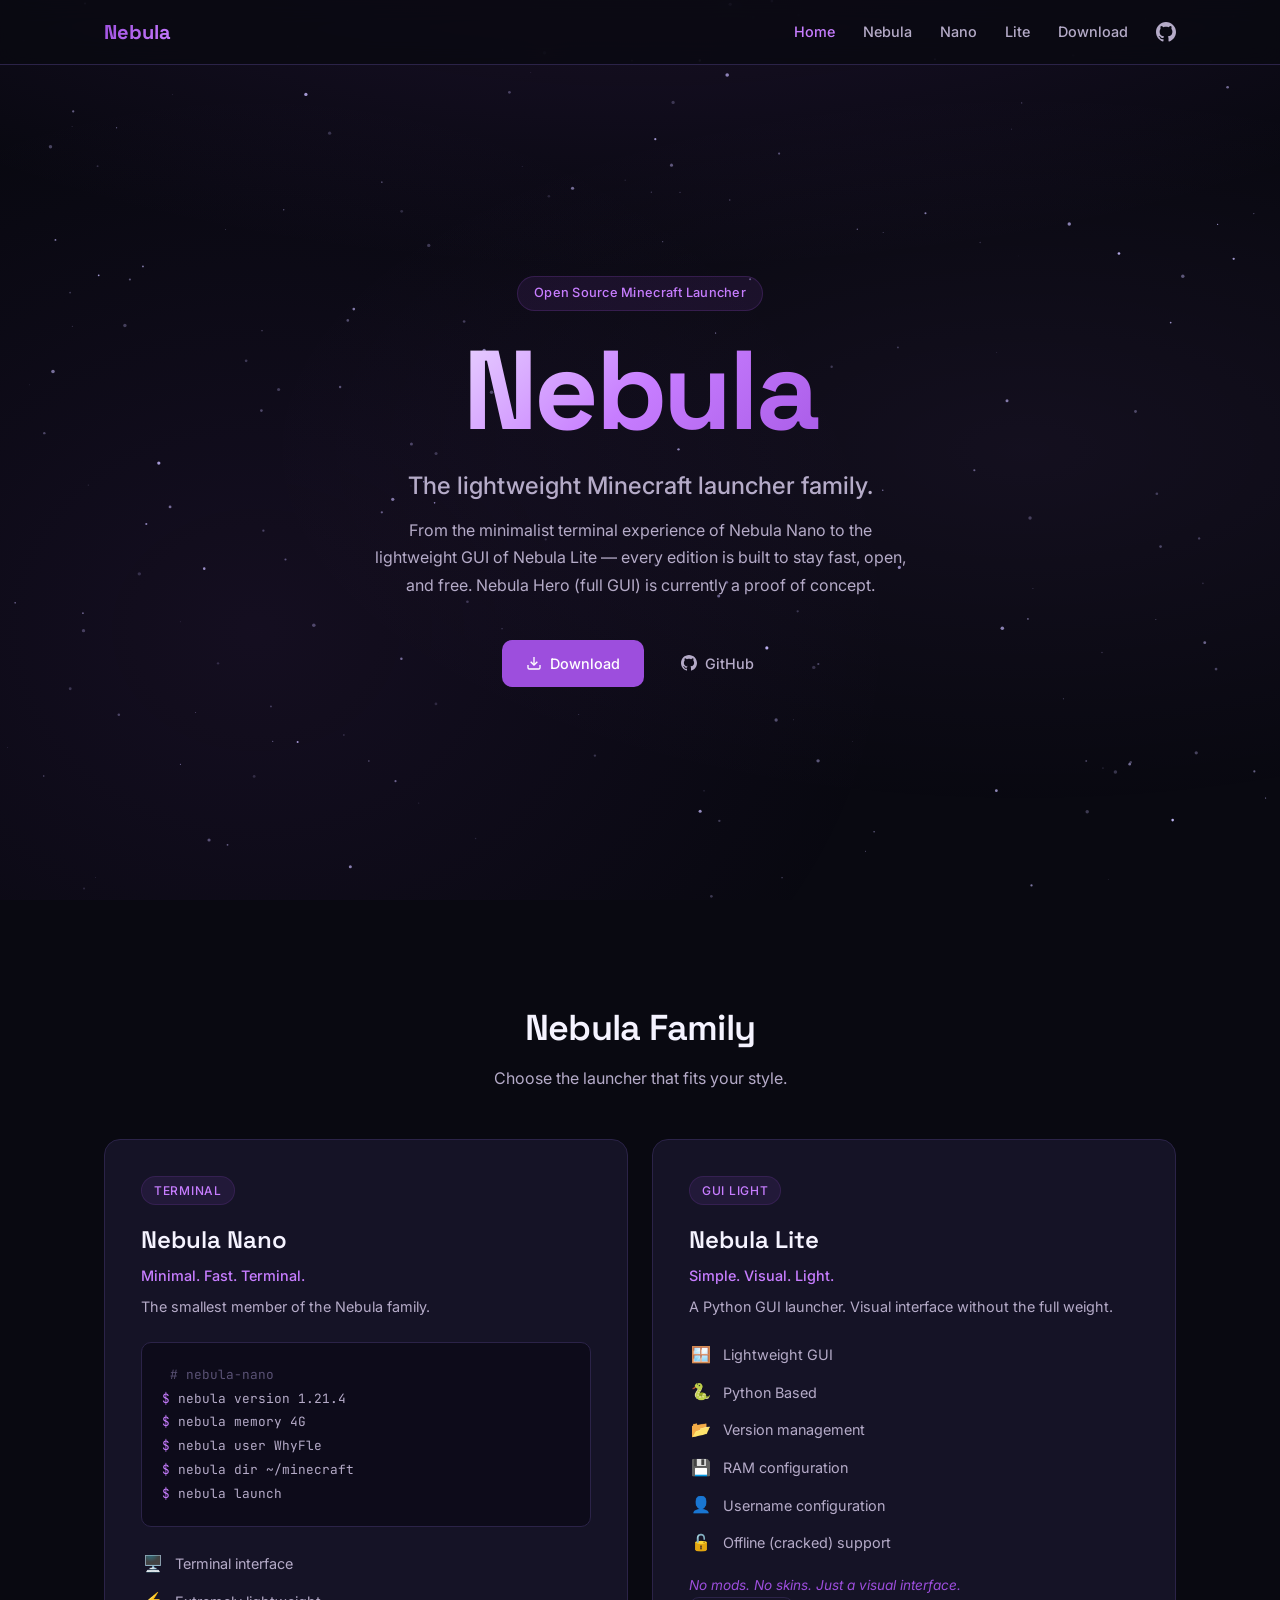
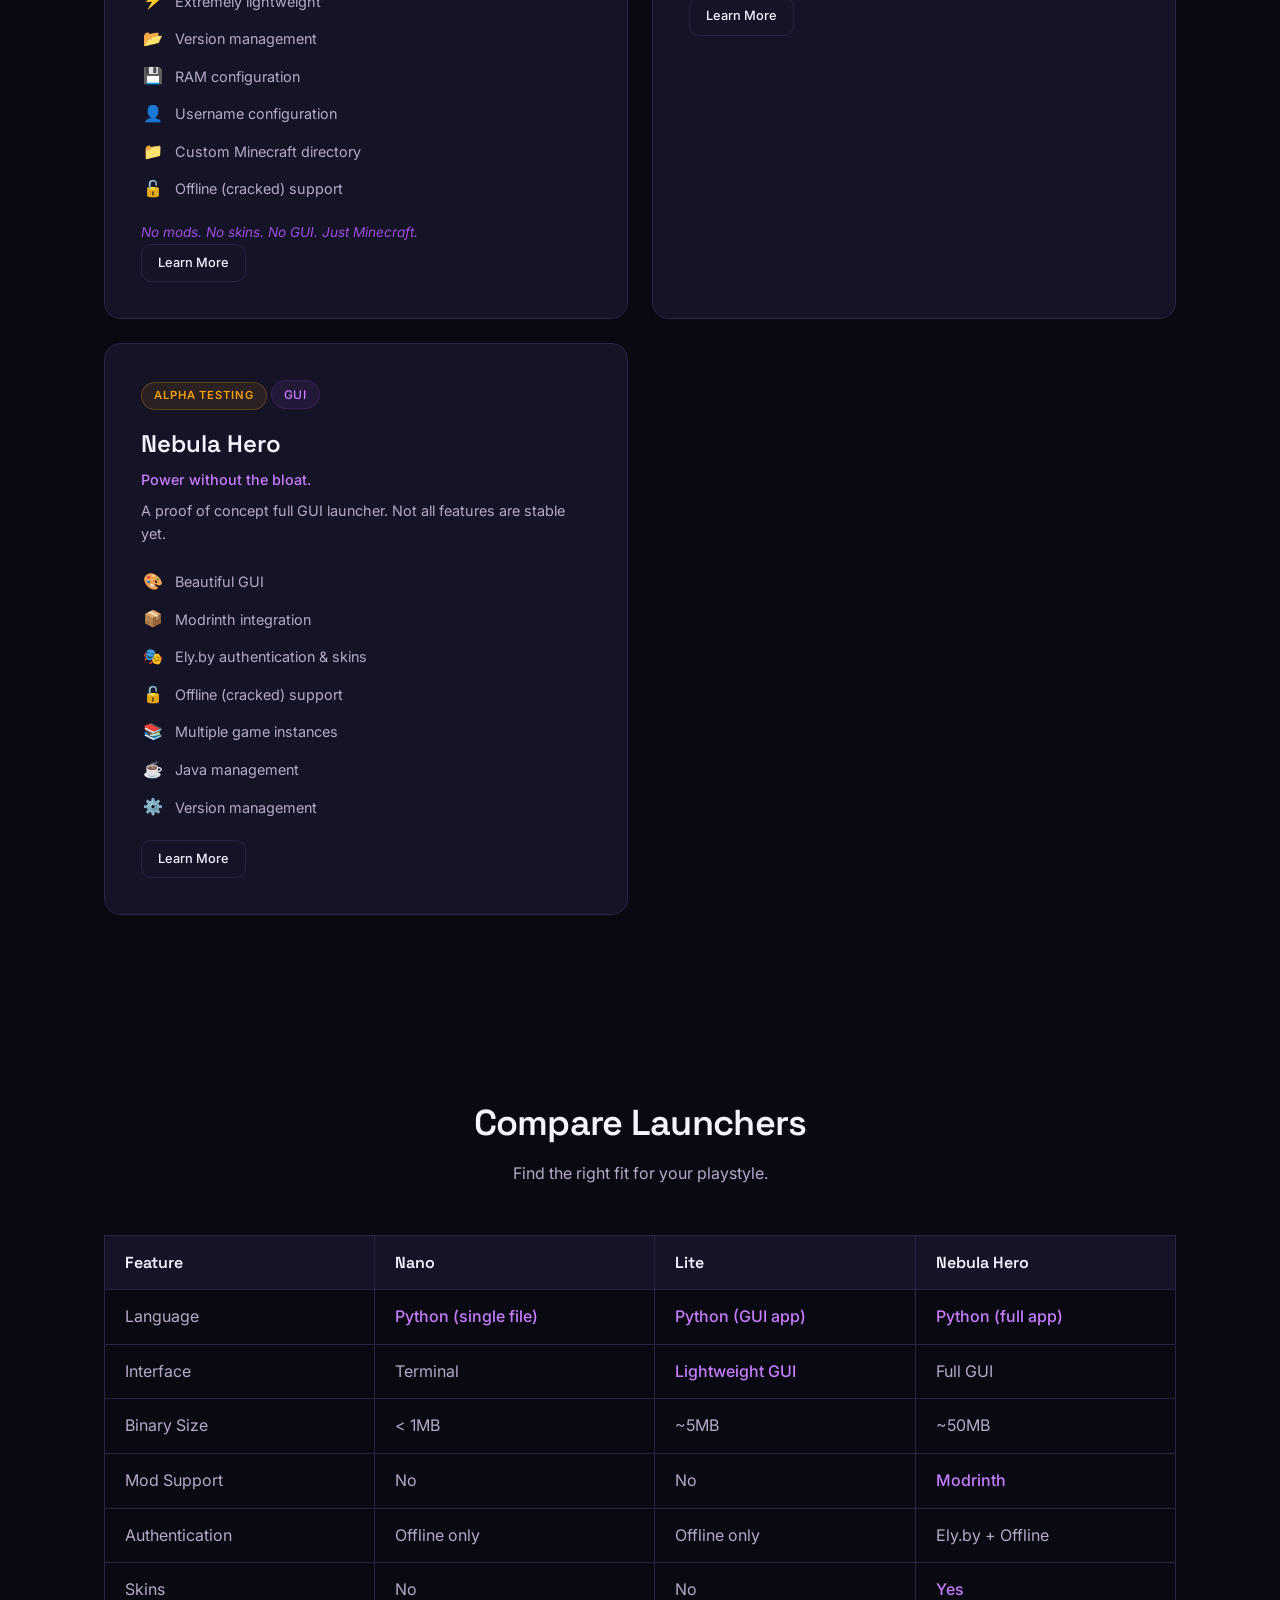
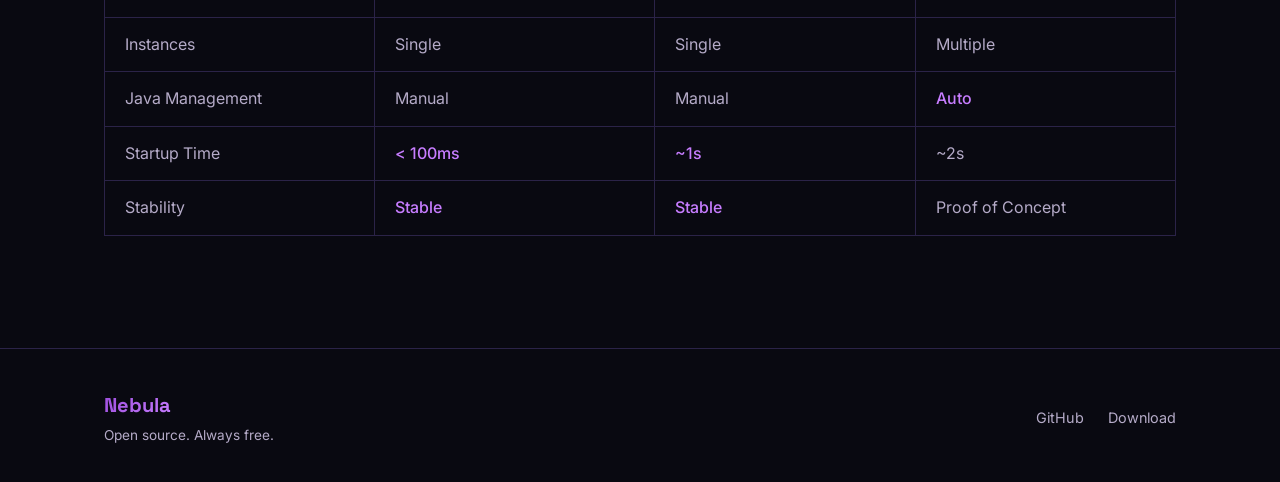
<file: index.html>
<!DOCTYPE html>
<html lang="en">
<head>
    <meta charset="UTF-8">
    <meta name="viewport" content="width=device-width, initial-scale=1.0">
    <title>Nebula - Minecraft Launcher Family</title>
    <link rel="preconnect" href="https://fonts.googleapis.com">
    <link rel="preconnect" href="https://fonts.gstatic.com" crossorigin>
    <link href="https://fonts.googleapis.com/css2?family=Inter:wght@400;500;600&family=JetBrains+Mono:wght@400;500&family=Space+Grotesk:wght@500;600;700&display=swap" rel="stylesheet">
    <link rel="stylesheet" href="style.css">
</head>
<body>
    <canvas id="stars"></canvas>

    <div id="nav-placeholder" data-page="home"></div>

    <header class="hero">
        <div class="nebula-bg"></div>
        <div class="container hero-content">
            <div class="hero-badge">Open Source Minecraft Launcher</div>
            <h1 class="hero-title">Nebula</h1>
            <p class="hero-subtitle">The lightweight Minecraft launcher family.</p>
            <p class="hero-description">From the minimalist terminal experience of Nebula Nano to the lightweight GUI of Nebula Lite — every edition is built to stay fast, open, and free. Nebula Hero (full GUI) is currently a proof of concept.</p>
            <div class="hero-buttons">
                <a href="pages/download.html" class="btn btn-primary">
                    <svg width="16" height="16" viewBox="0 0 24 24" fill="none" stroke="currentColor" stroke-width="2"><path d="M21 15v4a2 2 0 0 1-2 2H5a2 2 0 0 1-2-2v-4"/><polyline points="7 10 12 15 17 10"/><line x1="12" y1="15" x2="12" y2="3"/></svg>
                    Download
                </a>
                <a href="https://github.com/Nebula-Launcher" class="btn btn-ghost" target="_blank" rel="noopener">
                    <svg width="16" height="16" viewBox="0 0 24 24" fill="currentColor"><path d="M12 0c-6.626 0-12 5.373-12 12 0 5.302 3.438 9.8 8.207 11.387.599.111.793-.261.793-.577v-2.234c-3.338.726-4.033-1.416-4.033-1.416-.546-1.387-1.333-1.756-1.333-1.756-1.089-.745.083-.729.083-.729 1.205.084 1.839 1.237 1.839 1.237 1.07 1.834 2.807 1.304 3.492.997.107-.775.418-1.305.762-1.604-2.665-.305-5.467-1.334-5.467-5.931 0-1.311.469-2.381 1.236-3.221-.124-.303-.535-1.524.117-3.176 0 0 1.008-.322 3.301 1.23.957-.266 1.983-.399 3.003-.404 1.02.005 2.047.138 3.006.404 2.291-1.552 3.297-1.23 3.297-1.23.653 1.653.242 2.874.118 3.176.77.84 1.235 1.911 1.235 3.221 0 4.609-2.807 5.624-5.479 5.921.43.372.823 1.102.823 2.222v3.293c0 .319.192.694.801.576 4.765-1.589 8.199-6.086 8.199-11.386 0-6.627-5.373-12-12-12z"/></svg>
                    GitHub
                </a>
            </div>
        </div>
    </header>

    <section id="family" class="family">
        <div class="container">
            <div class="section-header">
                <h2 class="section-title">Nebula Family</h2>
                <p class="section-subtitle">Choose the launcher that fits your style.</p>
            </div>

            <div class="cards">
                <div class="card card-nano">
                    <div class="card-badge">Terminal</div>
                    <h3 class="card-title">Nebula Nano</h3>
                    <p class="card-tagline">Minimal. Fast. Terminal.</p>
                    <p class="card-description">The smallest member of the Nebula family.</p>
                    <pre class="terminal-block"><code> <span class="terminal-comment"># nebula-nano</span>
<span class="terminal-prompt">$</span> nebula version 1.21.4
<span class="terminal-prompt">$</span> nebula memory 4G
<span class="terminal-prompt">$</span> nebula user WhyFle
<span class="terminal-prompt">$</span> nebula dir ~/minecraft
<span class="terminal-prompt">$</span> nebula launch</code></pre>
                    <ul class="features-list">
                        <li>
                            <span class="feature-icon">🖥️</span>
                            <span>Terminal interface</span>
                        </li>
                        <li>
                            <span class="feature-icon">⚡</span>
                            <span>Extremely lightweight</span>
                        </li>
                        <li>
                            <span class="feature-icon">📂</span>
                            <span>Version management</span>
                        </li>
                        <li>
                            <span class="feature-icon">💾</span>
                            <span>RAM configuration</span>
                        </li>
                        <li>
                            <span class="feature-icon">👤</span>
                            <span>Username configuration</span>
                        </li>
                        <li>
                            <span class="feature-icon">📁</span>
                            <span>Custom Minecraft directory</span>
                        </li>
                        <li>
                            <span class="feature-icon">🔓</span>
                            <span>Offline (cracked) support</span>
                        </li>
                    </ul>
                    <p class="card-note">No mods. No skins. No GUI. Just Minecraft.</p>
                    <a href="pages/nano.html" class="btn btn-secondary btn-sm">Learn More</a>
                </div>

                <div class="card card-lite">
                    <div class="card-badge">GUI Light</div>
                    <h3 class="card-title">Nebula Lite</h3>
                    <p class="card-tagline">Simple. Visual. Light.</p>
                    <p class="card-description">A Python GUI launcher. Visual interface without the full weight.</p>
                    <ul class="features-list">
                        <li>
                            <span class="feature-icon">🪟</span>
                            <span>Lightweight GUI</span>
                        </li>
                        <li>
                            <span class="feature-icon">🐍</span>
                            <span>Python Based</span>
                        </li>
                        <li>
                            <span class="feature-icon">📂</span>
                            <span>Version management</span>
                        </li>
                        <li>
                            <span class="feature-icon">💾</span>
                            <span>RAM configuration</span>
                        </li>
                        <li>
                            <span class="feature-icon">👤</span>
                            <span>Username configuration</span>
                        </li>
                        <li>
                            <span class="feature-icon">🔓</span>
                            <span>Offline (cracked) support</span>
                        </li>
                    </ul>
                    <p class="card-note">No mods. No skins. Just a visual interface.</p>
                    <a href="pages/lite.html" class="btn btn-secondary btn-sm">Learn More</a>
                </div>

                <div class="card card-main">
                    <span class="alpha-badge">Alpha Testing</span>
                    <div class="card-badge">GUI</div>
                    <h3 class="card-title">Nebula Hero</h3>
                    <p class="card-tagline">Power without the bloat.</p>
                    <p class="card-description">A proof of concept full GUI launcher. Not all features are stable yet.</p>
                    <ul class="features-list">
                        <li>
                            <span class="feature-icon">🎨</span>
                            <span>Beautiful GUI</span>
                        </li>
                        <li>
                            <span class="feature-icon">📦</span>
                            <span>Modrinth integration</span>
                        </li>
                        <li>
                            <span class="feature-icon">🎭</span>
                            <span>Ely.by authentication & skins</span>
                        </li>
                        <li>
                            <span class="feature-icon">🔓</span>
                            <span>Offline (cracked) support</span>
                        </li>
                        <li>
                            <span class="feature-icon">📚</span>
                            <span>Multiple game instances</span>
                        </li>
                        <li>
                            <span class="feature-icon">☕</span>
                            <span>Java management</span>
                        </li>
                        <li>
                            <span class="feature-icon">⚙️</span>
                            <span>Version management</span>
                        </li>
                    </ul>
                    <a href="pages/nebula.html" class="btn btn-secondary btn-sm">Learn More</a>
                </div>
            </div>
        </div>
    </section>

    <section class="vs-section">
        <div class="container">
            <div class="section-header">
                <h2 class="section-title">Compare Launchers</h2>
                <p class="section-subtitle">Find the right fit for your playstyle.</p>
            </div>

            <div class="comparison-table">
                <table>
                    <thead>
                        <tr>
                            <th>Feature</th>
                            <th>Nano</th>
                            <th>Lite</th>
                            <th>Nebula Hero</th>
                        </tr>
                    </thead>
                    <tbody>
                        <tr>
                            <td>Language</td>
                            <td class="text-accent">Python (single file)</td>
                            <td class="text-accent">Python (GUI app)</td>
                            <td class="text-accent">Python (full app)</td>
                        </tr>
                        <tr>
                            <td>Interface</td>
                            <td>Terminal</td>
                            <td class="text-accent">Lightweight GUI</td>
                            <td>Full GUI</td>
                        </tr>
                        <tr>
                            <td>Binary Size</td>
                            <td>&lt; 1MB</td>
                            <td>~5MB</td>
                            <td>~50MB</td>
                        </tr>
                        <tr>
                            <td>Mod Support</td>
                            <td class="text-dim">No</td>
                            <td class="text-dim">No</td>
                            <td class="text-accent">Modrinth</td>
                        </tr>
                        <tr>
                            <td>Authentication</td>
                            <td>Offline only</td>
                            <td>Offline only</td>
                            <td>Ely.by + Offline</td>
                        </tr>
                        <tr>
                            <td>Skins</td>
                            <td class="text-dim">No</td>
                            <td class="text-dim">No</td>
                            <td class="text-accent">Yes</td>
                        </tr>
                        <tr>
                            <td>Instances</td>
                            <td>Single</td>
                            <td>Single</td>
                            <td>Multiple</td>
                        </tr>
                        <tr>
                            <td>Java Management</td>
                            <td class="text-dim">Manual</td>
                            <td class="text-dim">Manual</td>
                            <td class="text-accent">Auto</td>
                        </tr>
                        <tr>
                            <td>Startup Time</td>
                            <td class="text-accent">&lt; 100ms</td>
                            <td class="text-accent">~1s</td>
                            <td>~2s</td>
                        </tr>
                        <tr>
                            <td>Stability</td>
                            <td class="text-accent">Stable</td>
                            <td class="text-accent">Stable</td>
                            <td>Proof of Concept</td>
                        </tr>
                    </tbody>
                </table>
            </div>
        </div>
    </section>



    <footer class="footer">
        <div class="container footer-content">
            <div class="footer-brand">
                <span class="logo">Nebula</span>
                <p>Open source. Always free.</p>
            </div>
            <div class="footer-links">
                <a href="https://github.com/Nebula-Launcher" target="_blank" rel="noopener">GitHub</a>
                <a href="pages/download.html">Download</a>
            </div>
        </div>
    </footer>

    <script src="nav.js"></script>
    <script src="script.js"></script>
</body>
</html>
</file>
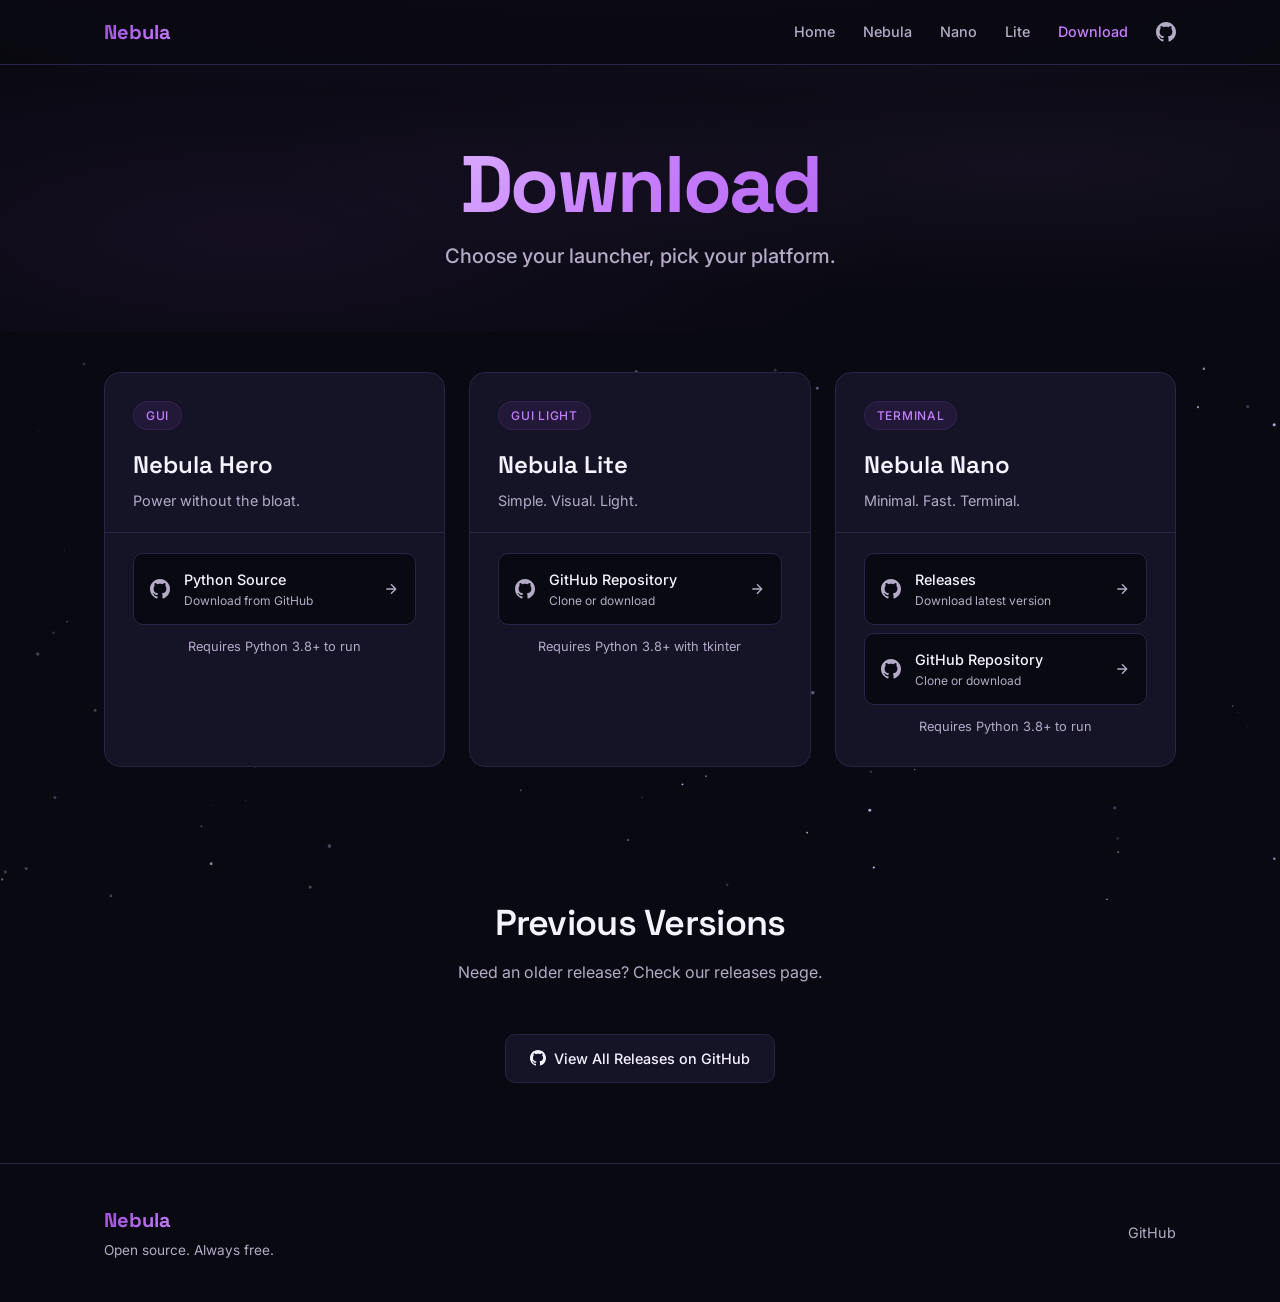
<file: pages/download.html>
<!DOCTYPE html>
<html lang="en">
<head>
    <meta charset="UTF-8">
    <meta name="viewport" content="width=device-width, initial-scale=1.0">
    <title>Download Nebula Hero - Minecraft Launcher</title>
    <link rel="preconnect" href="https://fonts.googleapis.com">
    <link rel="preconnect" href="https://fonts.gstatic.com" crossorigin>
    <link href="https://fonts.googleapis.com/css2?family=Inter:wght@400;500;600&family=JetBrains+Mono:wght@400;500&family=Space+Grotesk:wght@500;600;700&display=swap" rel="stylesheet">
    <link rel="stylesheet" href="../style.css">
</head>
<body>
    <canvas id="stars"></canvas>

    <div id="nav-placeholder" data-page="download"></div>

    <header class="download-hero">
        <div class="nebula-bg"></div>
        <div class="container download-hero-content">
            <h1 class="launcher-title">Download</h1>
            <p class="launcher-subtitle">Choose your launcher, pick your platform.</p>
        </div>
    </header>

    <section class="download-section">
        <div class="container">
            <div class="download-grid">
                <div class="download-card">
                    <div class="download-card-header">
                        <div class="card-badge">GUI</div>
                        <h2>Nebula Hero</h2>
                        <p>Power without the bloat.</p>
                    </div>
                    <div class="download-card-body">
                        <div class="platform-list">
                            <a href="#" class="platform-item" data-platform="python">
                                <svg width="20" height="20" viewBox="0 0 24 24" fill="currentColor"><path d="M12 0c-6.626 0-12 5.373-12 12 0 5.302 3.438 9.8 8.207 11.387.599.111.793-.261.793-.577v-2.234c-3.338.726-4.033-1.416-4.033-1.416-.546-1.387-1.333-1.756-1.333-1.756-1.089-.745.083-.729.083-.729 1.205.084 1.839 1.237 1.839 1.237 1.07 1.834 2.807 1.304 3.492.997.107-.775.418-1.305.762-1.604-2.665-.305-5.467-1.334-5.467-5.931 0-1.311.469-2.381 1.236-3.221-.124-.303-.535-1.524.117-3.176 0 0 1.008-.322 3.301 1.23.957-.266 1.983-.399 3.003-.404 1.02.005 2.047.138 3.006.404 2.291-1.552 3.297-1.23 3.297-1.23.653 1.653.242 2.874.118 3.176.77.84 1.235 1.911 1.235 3.221 0 4.609-2.807 5.624-5.479 5.921.43.372.823 1.102.823 2.222v3.293c0 .319.192.694.801.576 4.765-1.589 8.199-6.086 8.199-11.386 0-6.627-5.373-12-12-12z"/></svg>
                                <div>
                                    <span class="platform-name">Python Source</span>
                                    <span class="platform-format">Download from GitHub</span>
                                </div>
                                <svg class="platform-arrow" width="16" height="16" viewBox="0 0 24 24" fill="none" stroke="currentColor" stroke-width="2"><path d="M5 12h14M12 5l7 7-7 7"/></svg>
                            </a>
                        </div>
                        <p class="download-note">Requires Python 3.8+ to run</p>
                    </div>
                </div>

                <div class="download-card">
                    <div class="download-card-header">
                        <div class="card-badge">GUI Light</div>
                        <h2>Nebula Lite</h2>
                        <p>Simple. Visual. Light.</p>
                    </div>
                    <div class="download-card-body">
                        <div class="platform-list">
                            <a href="https://github.com/Nebula-Launcher/Lite" class="platform-item" data-platform="releases" target="_blank" rel="noopener">
                                <svg width="20" height="20" viewBox="0 0 24 24" fill="currentColor"><path d="M12 0c-6.626 0-12 5.373-12 12 0 5.302 3.438 9.8 8.207 11.387.599.111.793-.261.793-.577v-2.234c-3.338.726-4.033-1.416-4.033-1.416-.546-1.387-1.333-1.756-1.333-1.756-1.089-.745.083-.729.083-.729 1.205.084 1.839 1.237 1.839 1.237 1.07 1.834 2.807 1.304 3.492.997.107-.775.418-1.305.762-1.604-2.665-.305-5.467-1.334-5.467-5.931 0-1.311.469-2.381 1.236-3.221-.124-.303-.535-1.524.117-3.176 0 0 1.008-.322 3.301 1.23.957-.266 1.983-.399 3.003-.404 1.02.005 2.047.138 3.006.404 2.291-1.552 3.297-1.23 3.297-1.23.653 1.653.242 2.874.118 3.176.77.84 1.235 1.911 1.235 3.221 0 4.609-2.807 5.624-5.479 5.921.43.372.823 1.102.823 2.222v3.293c0 .319.192.694.801.576 4.765-1.589 8.199-6.086 8.199-11.386 0-6.627-5.373-12-12-12z"/></svg>
                                <div>
                                    <span class="platform-name">GitHub Repository</span>
                                    <span class="platform-format">Clone or download</span>
                                </div>
                                <svg class="platform-arrow" width="16" height="16" viewBox="0 0 24 24" fill="none" stroke="currentColor" stroke-width="2"><path d="M5 12h14M12 5l7 7-7 7"/></svg>
                            </a>
                        </div>
                        <p class="download-note">Requires Python 3.8+ with tkinter</p>
                    </div>
                </div>

                <div class="download-card">
                    <div class="download-card-header">
                        <div class="card-badge">Terminal</div>
                        <h2>Nebula Nano</h2>
                        <p>Minimal. Fast. Terminal.</p>
                    </div>
                    <div class="download-card-body">
                        <div class="platform-list">
                            <a href="https://github.com/Nebula-Launcher/nano/releases/" class="platform-item" data-platform="releases" target="_blank" rel="noopener">
                                <svg width="20" height="20" viewBox="0 0 24 24" fill="currentColor"><path d="M12 0c-6.626 0-12 5.373-12 12 0 5.302 3.438 9.8 8.207 11.387.599.111.793-.261.793-.577v-2.234c-3.338.726-4.033-1.416-4.033-1.416-.546-1.387-1.333-1.756-1.333-1.756-1.089-.745.083-.729.083-.729 1.205.084 1.839 1.237 1.839 1.237 1.07 1.834 2.807 1.304 3.492.997.107-.775.418-1.305.762-1.604-2.665-.305-5.467-1.334-5.467-5.931 0-1.311.469-2.381 1.236-3.221-.124-.303-.535-1.524.117-3.176 0 0 1.008-.322 3.301 1.23.957-.266 1.983-.399 3.003-.404 1.02.005 2.047.138 3.006.404 2.291-1.552 3.297-1.23 3.297-1.23.653 1.653.242 2.874.118 3.176.77.84 1.235 1.911 1.235 3.221 0 4.609-2.807 5.624-5.479 5.921.43.372.823 1.102.823 2.222v3.293c0 .319.192.694.801.576 4.765-1.589 8.199-6.086 8.199-11.386 0-6.627-5.373-12-12-12z"/></svg>
                                <div>
                                    <span class="platform-name">Releases</span>
                                    <span class="platform-format">Download latest version</span>
                                </div>
                                <svg class="platform-arrow" width="16" height="16" viewBox="0 0 24 24" fill="none" stroke="currentColor" stroke-width="2"><path d="M5 12h14M12 5l7 7-7 7"/></svg>
                            </a>

                            <a href="https://github.com/Nebula-Launcher/nano" class="platform-item" data-platform="github" target="_blank" rel="noopener">
                                <svg width="20" height="20" viewBox="0 0 24 24" fill="currentColor"><path d="M12 0c-6.626 0-12 5.373-12 12 0 5.302 3.438 9.8 8.207 11.387.599.111.793-.261.793-.577v-2.234c-3.338.726-4.033-1.416-4.033-1.416-.546-1.387-1.333-1.756-1.333-1.756-1.089-.745.083-.729.083-.729 1.205.084 1.839 1.237 1.839 1.237 1.07 1.834 2.807 1.304 3.492.997.107-.775.418-1.305.762-1.604-2.665-.305-5.467-1.334-5.467-5.931 0-1.311.469-2.381 1.236-3.221-.124-.303-.535-1.524.117-3.176 0 0 1.008-.322 3.301 1.23.957-.266 1.983-.399 3.003-.404 1.02.005 2.047.138 3.006.404 2.291-1.552 3.297-1.23 3.297-1.23.653 1.653.242 2.874.118 3.176.77.84 1.235 1.911 1.235 3.221 0 4.609-2.807 5.624-5.479 5.921.43.372.823 1.102.823 2.222v3.293c0 .319.192.694.801.576 4.765-1.589 8.199-6.086 8.199-11.386 0-6.627-5.373-12-12-12z"/></svg>
                                <div>
                                    <span class="platform-name">GitHub Repository</span>
                                    <span class="platform-format">Clone or download</span>
                                </div>
                                <svg class="platform-arrow" width="16" height="16" viewBox="0 0 24 24" fill="none" stroke="currentColor" stroke-width="2"><path d="M5 12h14M12 5l7 7-7 7"/></svg>
                            </a>
                        </div>
                        <p class="download-note">Requires Python 3.8+ to run</p>
                    </div>
                </div>
            </div>


        </div>
    </section>



    <section class="old-versions-section">
        <div class="container">
            <div class="section-header">
                <h2 class="section-title">Previous Versions</h2>
                <p class="section-subtitle">Need an older release? Check our releases page.</p>
            </div>
            <div class="old-versions-cta">
                <a href="https://github.com/Nebula-Launcher" class="btn btn-secondary" target="_blank" rel="noopener">
                    <svg width="16" height="16" viewBox="0 0 24 24" fill="currentColor"><path d="M12 0c-6.626 0-12 5.373-12 12 0 5.302 3.438 9.8 8.207 11.387.599.111.793-.261.793-.577v-2.234c-3.338.726-4.033-1.416-4.033-1.416-.546-1.387-1.333-1.756-1.333-1.756-1.089-.745.083-.729.083-.729 1.205.084 1.839 1.237 1.839 1.237 1.07 1.834 2.807 1.304 3.492.997.107-.775.418-1.305.762-1.604-2.665-.305-5.467-1.334-5.467-5.931 0-1.311.469-2.381 1.236-3.221-.124-.303-.535-1.524.117-3.176 0 0 1.008-.322 3.301 1.23.957-.266 1.983-.399 3.003-.404 1.02.005 2.047.138 3.006.404 2.291-1.552 3.297-1.23 3.297-1.23.653 1.653.242 2.874.118 3.176.77.84 1.235 1.911 1.235 3.221 0 4.609-2.807 5.624-5.479 5.921.43.372.823 1.102.823 2.222v3.293c0 .319.192.694.801.576 4.765-1.589 8.199-6.086 8.199-11.386 0-6.627-5.373-12-12-12z"/></svg>
                    View All Releases on GitHub
                </a>
            </div>
        </div>
    </section>

    <footer class="footer">
        <div class="container footer-content">
            <div class="footer-brand">
                <span class="logo">Nebula</span>
                <p>Open source. Always free.</p>
            </div>
            <div class="footer-links">
                <a href="https://github.com/Nebula-Launcher" target="_blank" rel="noopener">GitHub</a>
            </div>
        </div>
    </footer>

    <script src="../nav.js"></script>
    <script src="../script.js"></script>
</body>
</html>
</file>
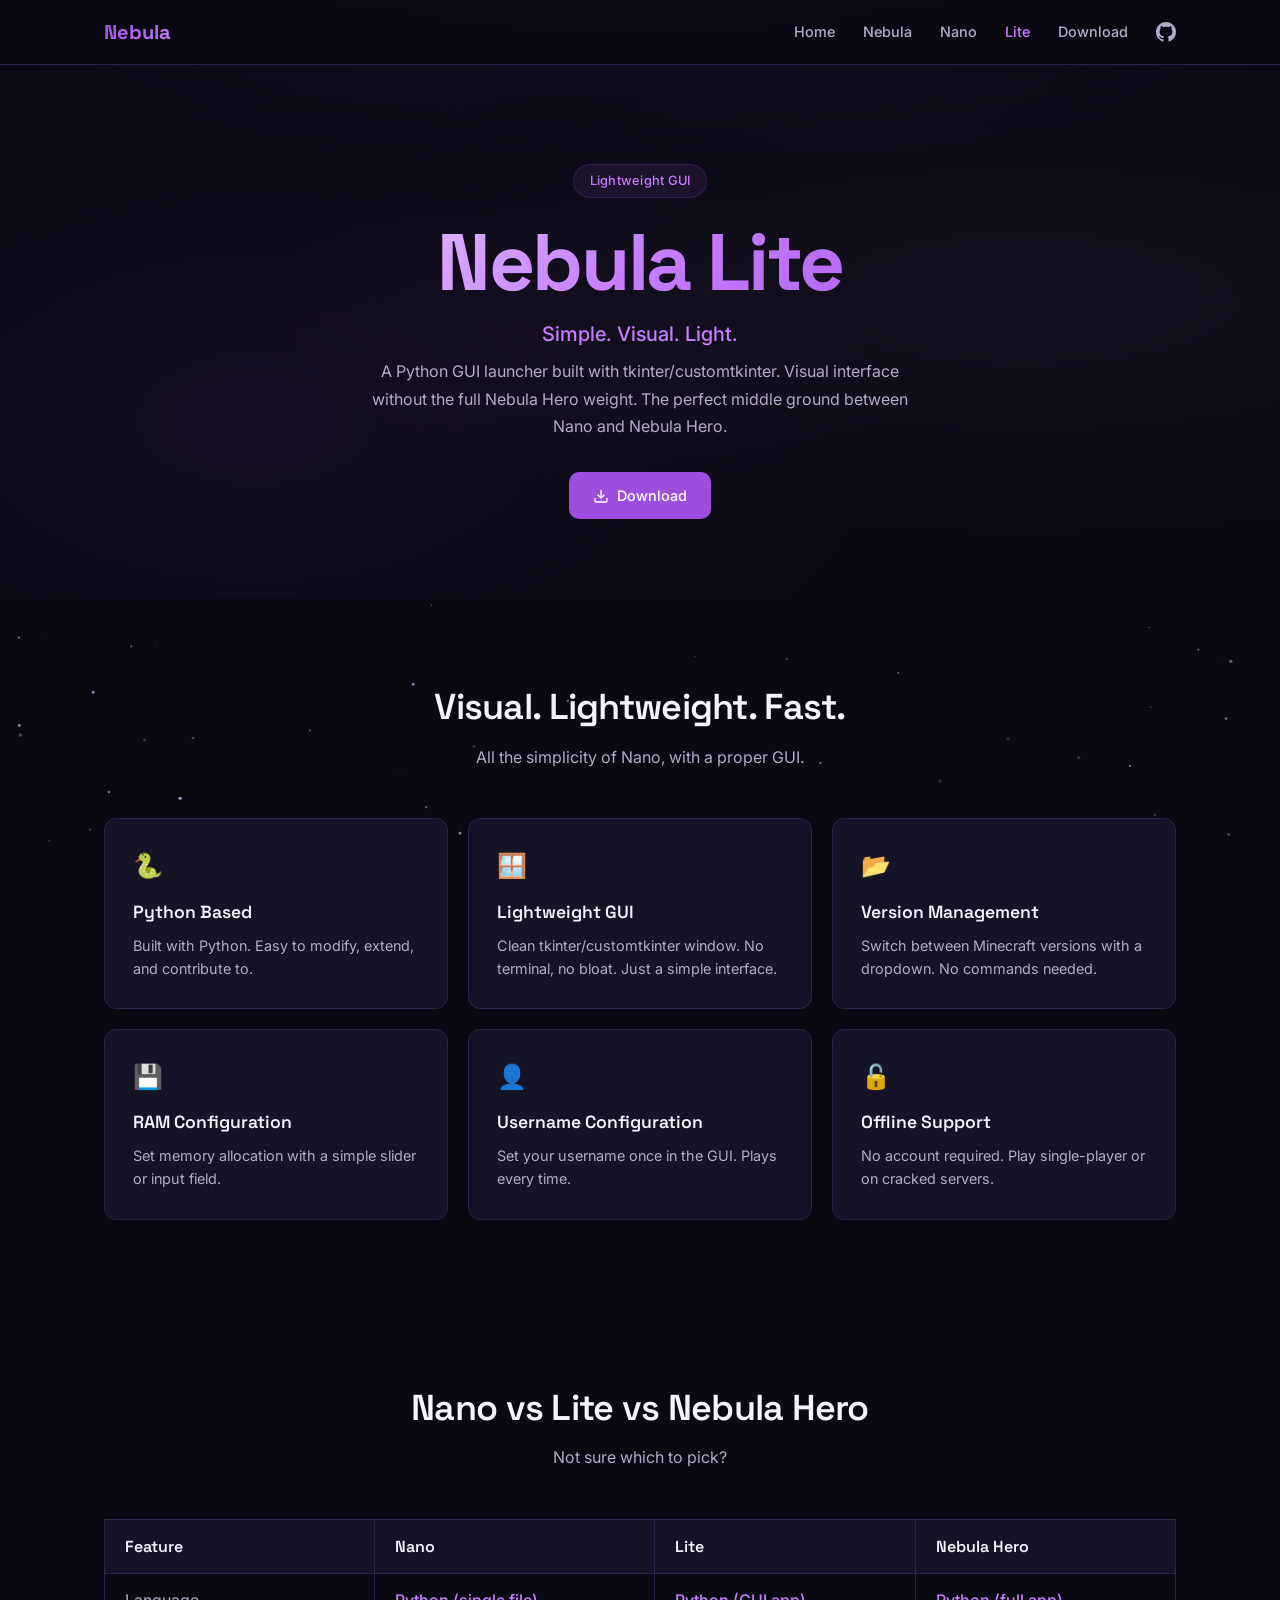
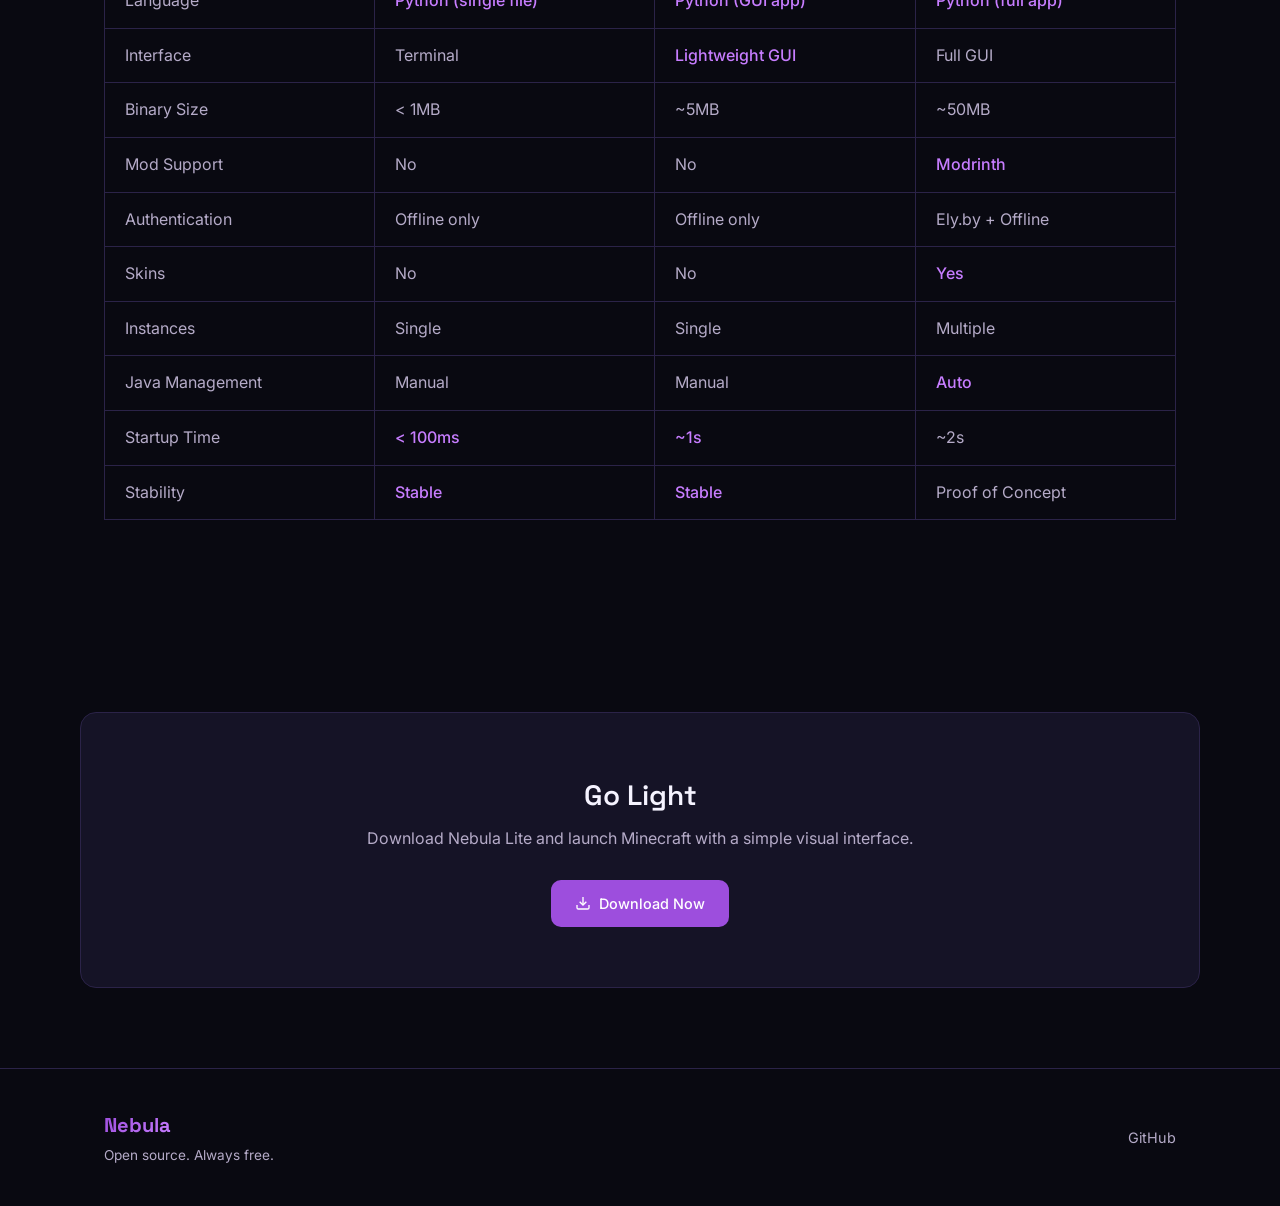
<file: pages/lite.html>
<!DOCTYPE html>
<html lang="en">
<head>
    <meta charset="UTF-8">
    <meta name="viewport" content="width=device-width, initial-scale=1.0">
    <title>Nebula Lite - Lightweight GUI Minecraft Launcher</title>
    <link rel="preconnect" href="https://fonts.googleapis.com">
    <link rel="preconnect" href="https://fonts.gstatic.com" crossorigin>
    <link href="https://fonts.googleapis.com/css2?family=Inter:wght@400;500;600&family=JetBrains+Mono:wght@400;500&family=Space+Grotesk:wght@500;600;700&display=swap" rel="stylesheet">
    <link rel="stylesheet" href="../style.css">
</head>
<body>
    <canvas id="stars"></canvas>

    <div id="nav-placeholder" data-page="lite"></div>

    <header class="launcher-hero">
        <div class="nebula-bg"></div>
        <div class="container launcher-hero-content">
            <div class="launcher-badge">Lightweight GUI</div>
            <h1 class="launcher-title">Nebula Lite</h1>
            <p class="launcher-tagline">Simple. Visual. Light.</p>
            <p class="launcher-description">A Python GUI launcher built with tkinter/customtkinter. Visual interface without the full Nebula Hero weight. The perfect middle ground between Nano and Nebula Hero.</p>
            <div class="hero-buttons">
                <a href="download.html" class="btn btn-primary">
                    <svg width="16" height="16" viewBox="0 0 24 24" fill="none" stroke="currentColor" stroke-width="2"><path d="M21 15v4a2 2 0 0 1-2 2H5a2 2 0 0 1-2-2v-4"/><polyline points="7 10 12 15 17 10"/><line x1="12" y1="15" x2="12" y2="3"/></svg>
                    Download
                </a>
            </div>
        </div>
    </header>

    <section class="feature-section">
        <div class="container">
            <div class="section-header">
                <h2 class="section-title">Visual. Lightweight. Fast.</h2>
                <p class="section-subtitle">All the simplicity of Nano, with a proper GUI.</p>
            </div>

            <div class="features-grid">
                <div class="feature-card">
                    <div class="feature-card-icon">🐍</div>
                    <h3>Python Based</h3>
                    <p>Built with Python. Easy to modify, extend, and contribute to.</p>
                </div>

                <div class="feature-card">
                    <div class="feature-card-icon">🪟</div>
                    <h3>Lightweight GUI</h3>
                    <p>Clean tkinter/customtkinter window. No terminal, no bloat. Just a simple interface.</p>
                </div>

                <div class="feature-card">
                    <div class="feature-card-icon">📂</div>
                    <h3>Version Management</h3>
                    <p>Switch between Minecraft versions with a dropdown. No commands needed.</p>
                </div>

                <div class="feature-card">
                    <div class="feature-card-icon">💾</div>
                    <h3>RAM Configuration</h3>
                    <p>Set memory allocation with a simple slider or input field.</p>
                </div>

                <div class="feature-card">
                    <div class="feature-card-icon">👤</div>
                    <h3>Username Configuration</h3>
                    <p>Set your username once in the GUI. Plays every time.</p>
                </div>

                <div class="feature-card">
                    <div class="feature-card-icon">🔓</div>
                    <h3>Offline Support</h3>
                    <p>No account required. Play single-player or on cracked servers.</p>
                </div>
            </div>
        </div>
    </section>

    <section class="vs-section">
        <div class="container">
            <div class="section-header">
                <h2 class="section-title">Nano vs Lite vs Nebula Hero</h2>
                <p class="section-subtitle">Not sure which to pick?</p>
            </div>

            <div class="comparison-table">
                <table>
                    <thead>
                        <tr>
                            <th>Feature</th>
                            <th>Nano</th>
                            <th>Lite</th>
                            <th>Nebula Hero</th>
                        </tr>
                    </thead>
                    <tbody>
                        <tr>
                            <td>Language</td>
                            <td class="text-accent">Python (single file)</td>
                            <td class="text-accent">Python (GUI app)</td>
                            <td class="text-accent">Python (full app)</td>
                        </tr>
                        <tr>
                            <td>Interface</td>
                            <td>Terminal</td>
                            <td class="text-accent">Lightweight GUI</td>
                            <td>Full GUI</td>
                        </tr>
                        <tr>
                            <td>Binary Size</td>
                            <td>&lt; 1MB</td>
                            <td>~5MB</td>
                            <td>~50MB</td>
                        </tr>
                        <tr>
                            <td>Mod Support</td>
                            <td class="text-dim">No</td>
                            <td class="text-dim">No</td>
                            <td class="text-accent">Modrinth</td>
                        </tr>
                        <tr>
                            <td>Authentication</td>
                            <td>Offline only</td>
                            <td>Offline only</td>
                            <td>Ely.by + Offline</td>
                        </tr>
                        <tr>
                            <td>Skins</td>
                            <td class="text-dim">No</td>
                            <td class="text-dim">No</td>
                            <td class="text-accent">Yes</td>
                        </tr>
                        <tr>
                            <td>Instances</td>
                            <td>Single</td>
                            <td>Single</td>
                            <td>Multiple</td>
                        </tr>
                        <tr>
                            <td>Java Management</td>
                            <td class="text-dim">Manual</td>
                            <td class="text-dim">Manual</td>
                            <td class="text-accent">Auto</td>
                        </tr>
                        <tr>
                            <td>Startup Time</td>
                            <td class="text-accent">&lt; 100ms</td>
                            <td class="text-accent">~1s</td>
                            <td>~2s</td>
                        </tr>
                        <tr>
                            <td>Stability</td>
                            <td class="text-accent">Stable</td>
                            <td class="text-accent">Stable</td>
                            <td>Proof of Concept</td>
                        </tr>
                    </tbody>
                </table>
            </div>
        </div>
    </section>

    <section class="cta-section">
        <div class="container cta-content">
            <h2>Go Light</h2>
            <p>Download Nebula Lite and launch Minecraft with a simple visual interface.</p>
            <div class="hero-buttons">
                <a href="download.html" class="btn btn-primary">
                    <svg width="16" height="16" viewBox="0 0 24 24" fill="none" stroke="currentColor" stroke-width="2"><path d="M21 15v4a2 2 0 0 1-2 2H5a2 2 0 0 1-2-2v-4"/><polyline points="7 10 12 15 17 10"/><line x1="12" y1="15" x2="12" y2="3"/></svg>
                    Download Now
                </a>
            </div>
        </div>
    </section>

    <footer class="footer">
        <div class="container footer-content">
            <div class="footer-brand">
                <span class="logo">Nebula</span>
                <p>Open source. Always free.</p>
            </div>
            <div class="footer-links">
                <a href="https://github.com/Nebula-Launcher" target="_blank" rel="noopener">GitHub</a>
            </div>
        </div>
    </footer>

    <script src="../nav.js"></script>
    <script src="../script.js"></script>
</body>
</html>
</file>
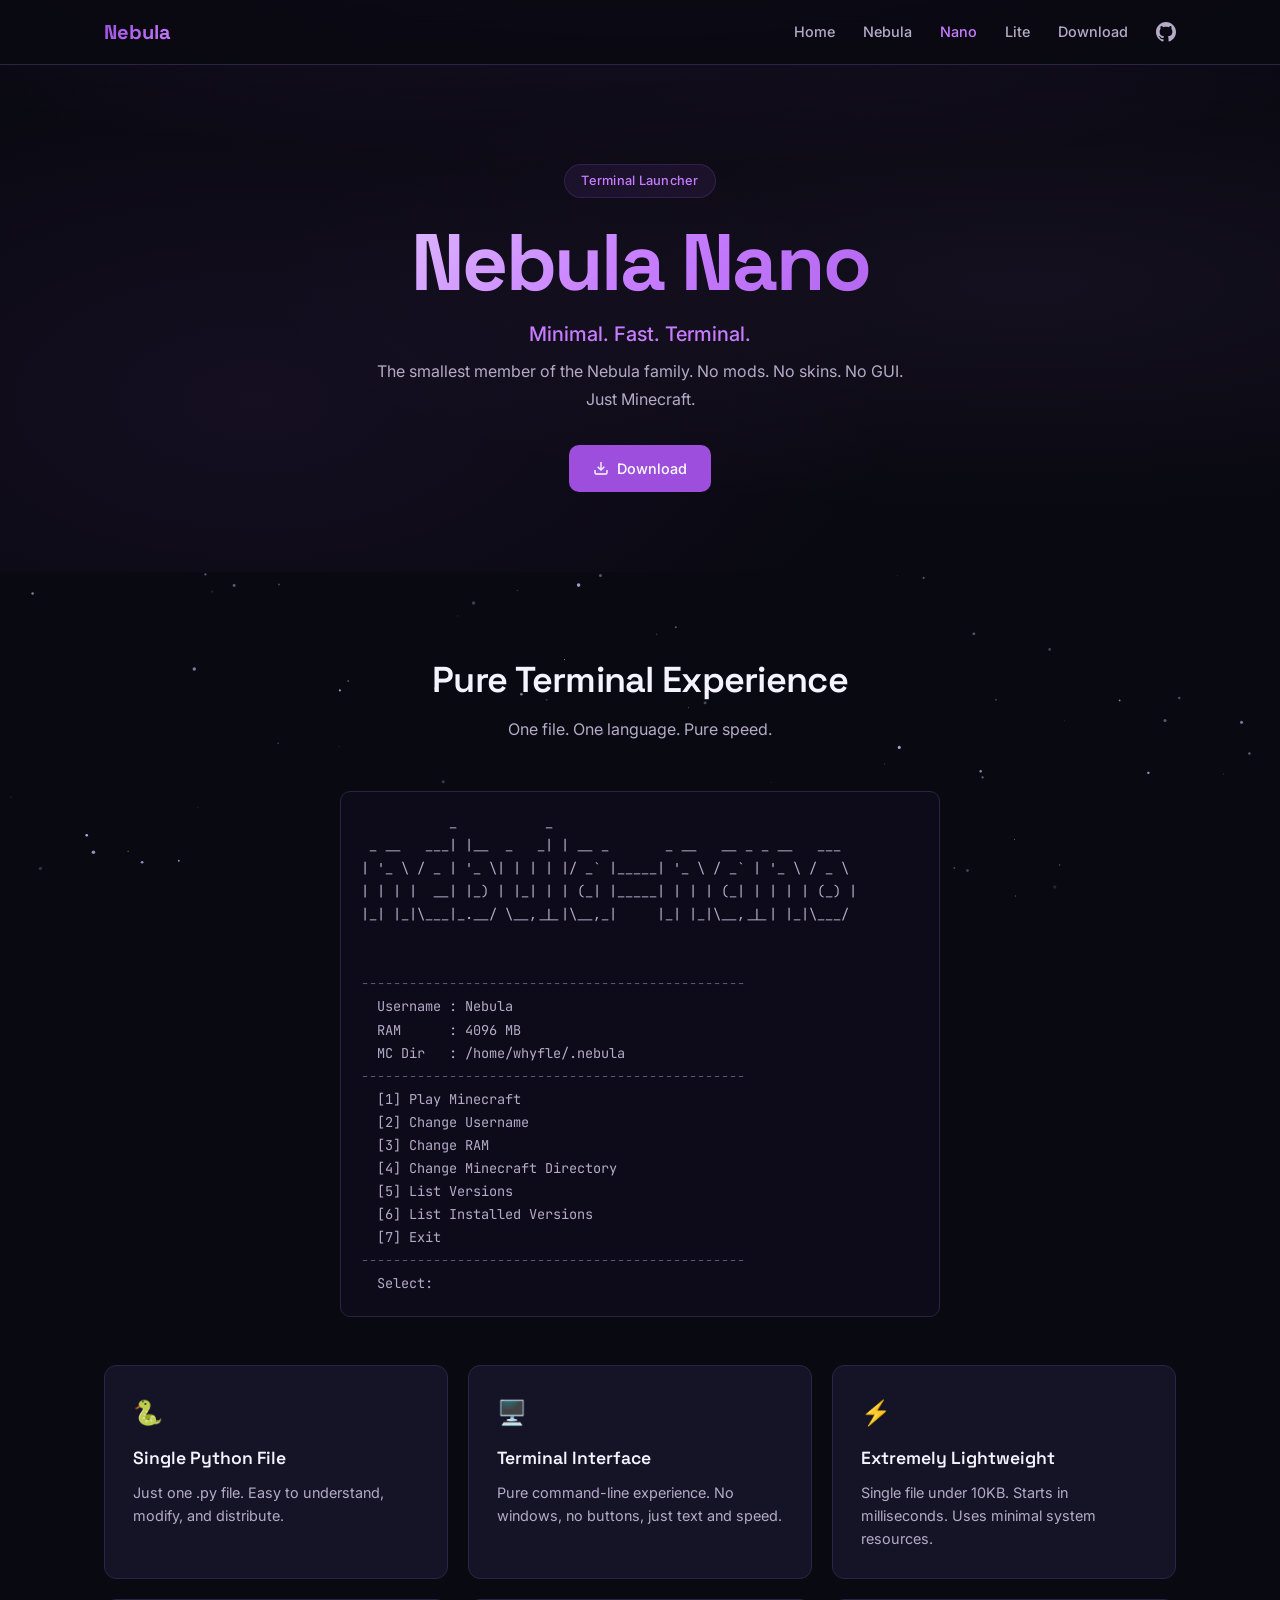
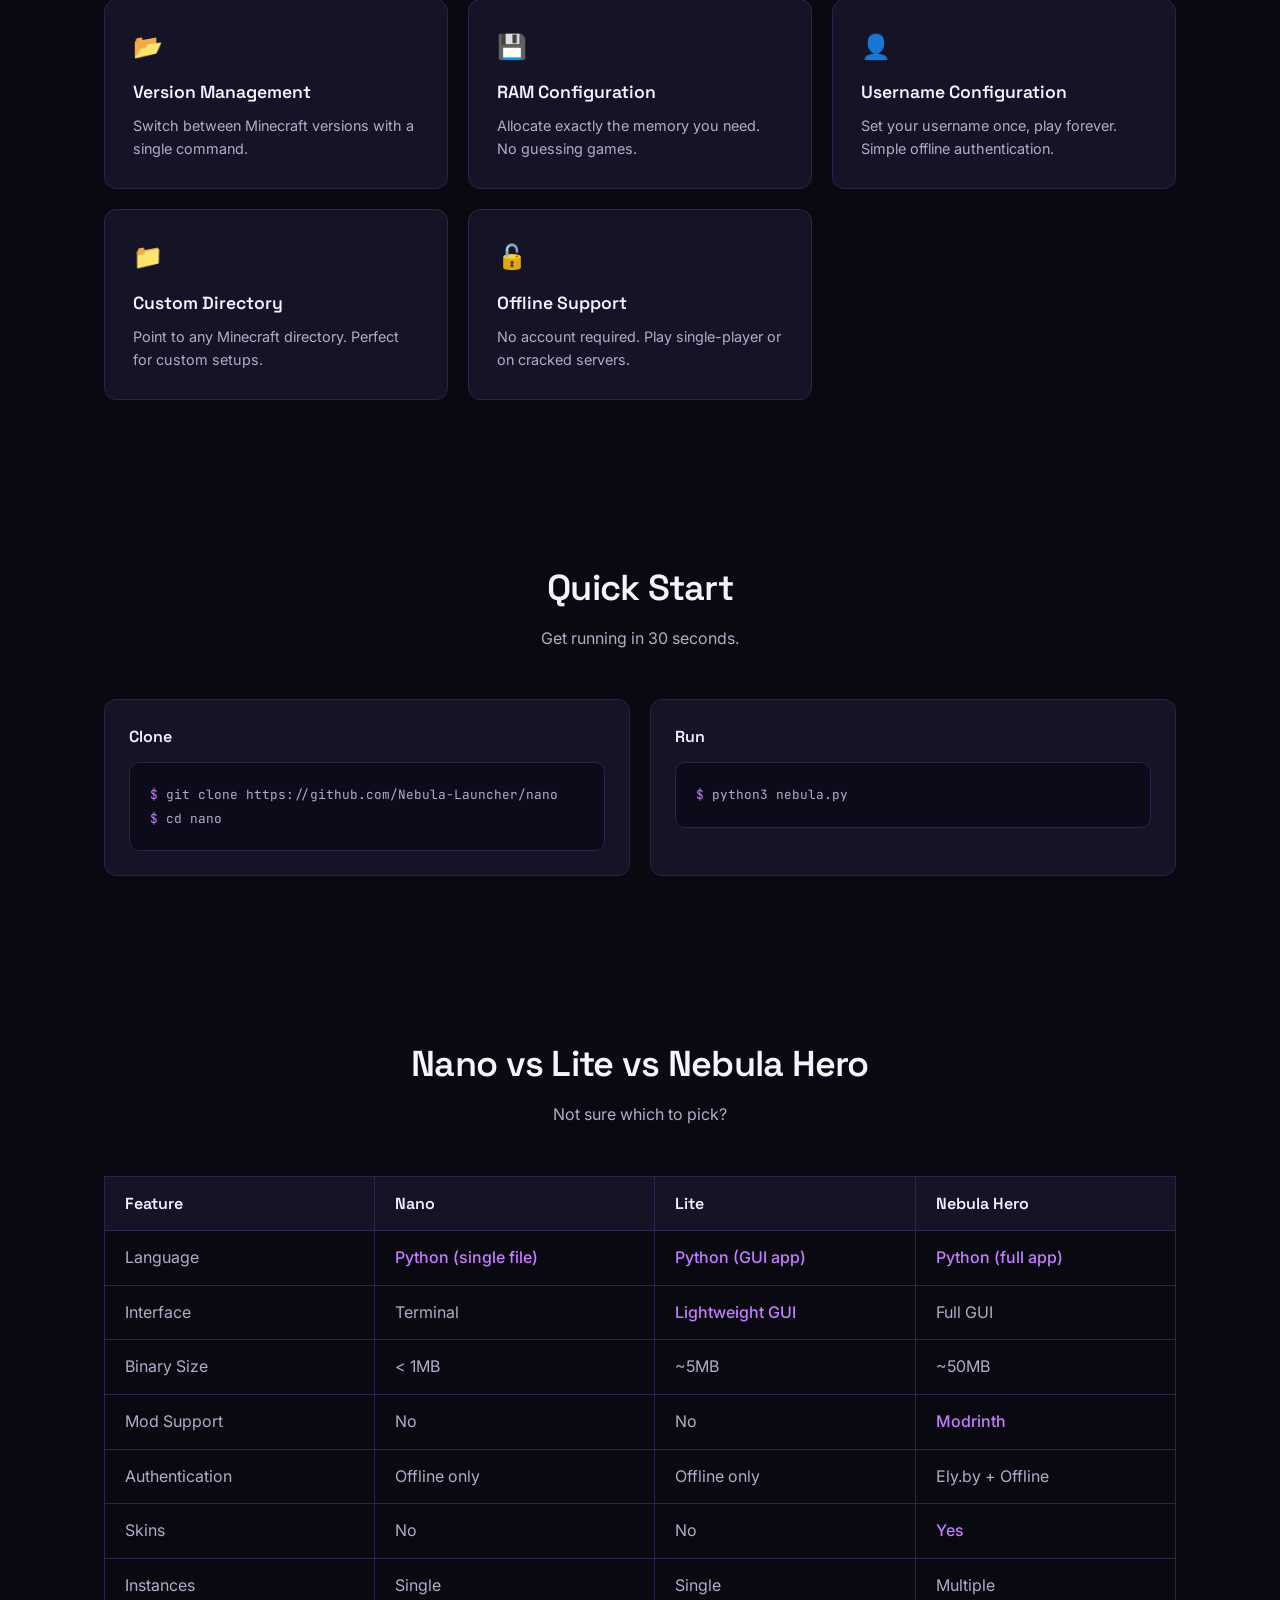
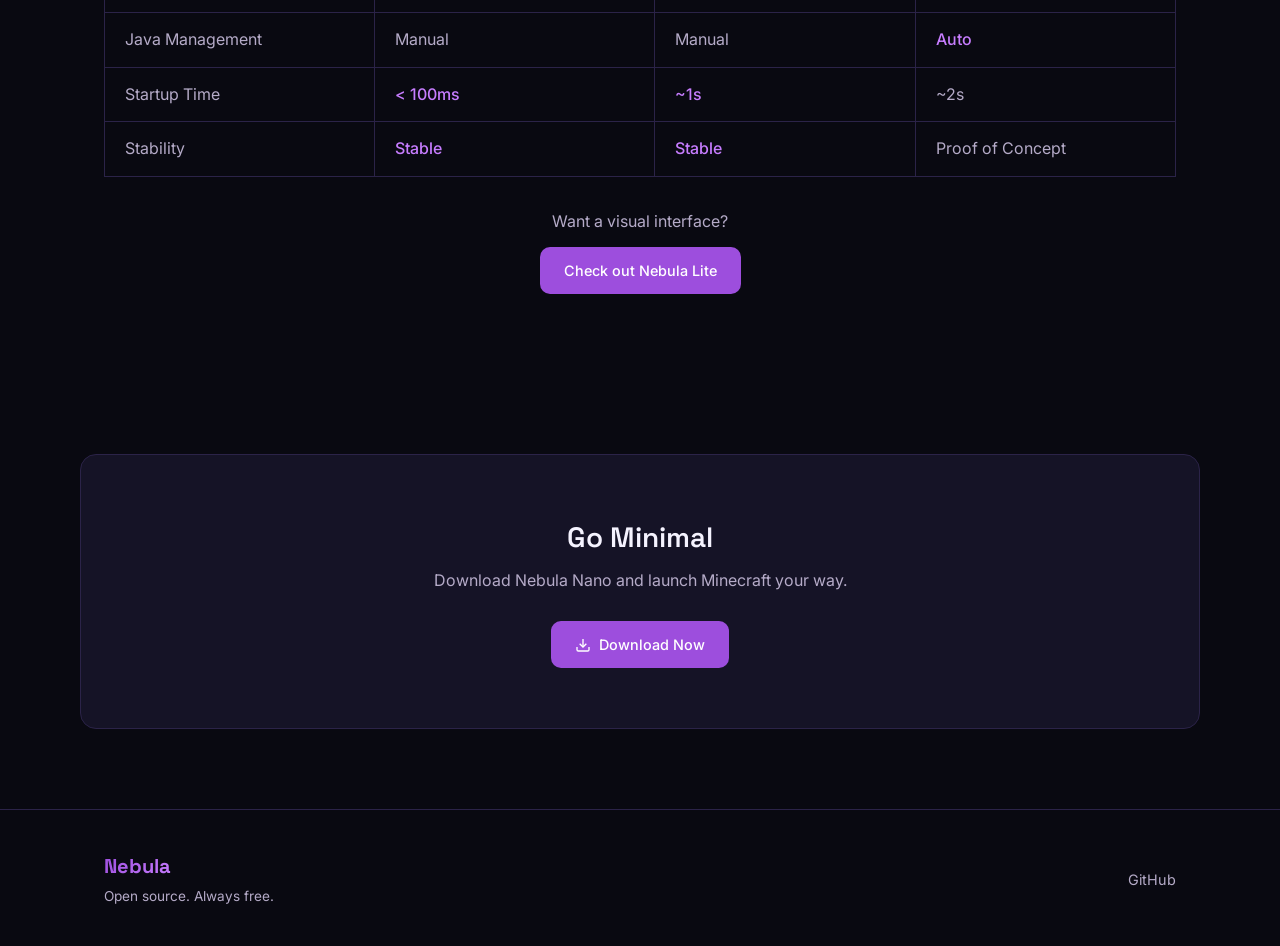
<file: pages/nano.html>
<!DOCTYPE html>
<html lang="en">
<head>
    <meta charset="UTF-8">
    <meta name="viewport" content="width=device-width, initial-scale=1.0">
    <title>Nebula Nano - Terminal Minecraft Launcher</title>
    <link rel="preconnect" href="https://fonts.googleapis.com">
    <link rel="preconnect" href="https://fonts.gstatic.com" crossorigin>
    <link href="https://fonts.googleapis.com/css2?family=Inter:wght@400;500;600&family=JetBrains+Mono:wght@400;500&family=Space+Grotesk:wght@500;600;700&display=swap" rel="stylesheet">
    <link rel="stylesheet" href="../style.css">
</head>
<body>
    <canvas id="stars"></canvas>

    <div id="nav-placeholder" data-page="nano"></div>

    <header class="launcher-hero">
        <div class="nebula-bg"></div>
        <div class="container launcher-hero-content">
            <div class="launcher-badge">Terminal Launcher</div>
            <h1 class="launcher-title">Nebula Nano</h1>
            <p class="launcher-tagline">Minimal. Fast. Terminal.</p>
            <p class="launcher-description">The smallest member of the Nebula family. No mods. No skins. No GUI. Just Minecraft.</p>
            <div class="hero-buttons">
                <a href="download.html" class="btn btn-primary">
                    <svg width="16" height="16" viewBox="0 0 24 24" fill="none" stroke="currentColor" stroke-width="2"><path d="M21 15v4a2 2 0 0 1-2 2H5a2 2 0 0 1-2-2v-4"/><polyline points="7 10 12 15 17 10"/><line x1="12" y1="15" x2="12" y2="3"/></svg>
                    Download
                </a>

            </div>
        </div>
    </header>

    <section class="feature-section">
        <div class="container">
            <div class="section-header">
                <h2 class="section-title">Pure Terminal Experience</h2>
                <p class="section-subtitle">One file. One language. Pure speed.</p>
            </div>

            <div class="nano-demo">
                <pre class="terminal-block large"><code>           _           _
 _ __   ___| |__  _   _| | __ _       _ __   __ _ _ __   ___
| '_ \ / _ | '_ \| | | | |/ _` |_____| '_ \ / _` | '_ \ / _ \
| | | |  __| |_) | |_| | | (_| |_____| | | | (_| | | | | (_) |
|_| |_|\___|_.__/ \__,_|_|\__,_|     |_| |_|\__,_|_| |_|\___/


<span class="terminal-comment">------------------------------------------------</span>
  Username : Nebula
  RAM      : 4096 MB
  MC Dir   : /home/whyfle/.nebula
<span class="terminal-comment">------------------------------------------------</span>
  [1] Play Minecraft
  [2] Change Username
  [3] Change RAM
  [4] Change Minecraft Directory
  [5] List Versions
  [6] List Installed Versions
  [7] Exit
<span class="terminal-comment">------------------------------------------------</span>
  Select:</code></pre>
            </div>

            <div class="features-grid">
                <div class="feature-card">
                    <div class="feature-card-icon">🐍</div>
                    <h3>Single Python File</h3>
                    <p>Just one .py file. Easy to understand, modify, and distribute.</p>
                </div>

                <div class="feature-card">
                    <div class="feature-card-icon">🖥️</div>
                    <h3>Terminal Interface</h3>
                    <p>Pure command-line experience. No windows, no buttons, just text and speed.</p>
                </div>

                <div class="feature-card">
                    <div class="feature-card-icon">⚡</div>
                    <h3>Extremely Lightweight</h3>
                    <p>Single file under 10KB. Starts in milliseconds. Uses minimal system resources.</p>
                </div>

                <div class="feature-card">
                    <div class="feature-card-icon">📂</div>
                    <h3>Version Management</h3>
                    <p>Switch between Minecraft versions with a single command.</p>
                </div>

                <div class="feature-card">
                    <div class="feature-card-icon">💾</div>
                    <h3>RAM Configuration</h3>
                    <p>Allocate exactly the memory you need. No guessing games.</p>
                </div>

                <div class="feature-card">
                    <div class="feature-card-icon">👤</div>
                    <h3>Username Configuration</h3>
                    <p>Set your username once, play forever. Simple offline authentication.</p>
                </div>

                <div class="feature-card">
                    <div class="feature-card-icon">📁</div>
                    <h3>Custom Directory</h3>
                    <p>Point to any Minecraft directory. Perfect for custom setups.</p>
                </div>

                <div class="feature-card">
                    <div class="feature-card-icon">🔓</div>
                    <h3>Offline Support</h3>
                    <p>No account required. Play single-player or on cracked servers.</p>
                </div>
            </div>
        </div>
    </section>

    <section class="code-section">
        <div class="container">
            <div class="section-header">
                <h2 class="section-title">Quick Start</h2>
                <p class="section-subtitle">Get running in 30 seconds.</p>
            </div>

            <div class="code-blocks">
                <div class="code-block">
                    <h3>Clone</h3>
                    <pre class="terminal-block"><code><span class="terminal-prompt">$</span> git clone https://github.com/Nebula-Launcher/nano
<span class="terminal-prompt">$</span> cd nano</code></pre>
                </div>

                <div class="code-block">
                    <h3>Run</h3>
                    <pre class="terminal-block"><code><span class="terminal-prompt">$</span> python3 nebula.py</code></pre>
                </div>
            </div>
        </div>
    </section>

    <section class="vs-section">
        <div class="container">
            <div class="section-header">
                <h2 class="section-title">Nano vs Lite vs Nebula Hero</h2>
                <p class="section-subtitle">Not sure which to pick?</p>
            </div>

            <div class="comparison-table">
                <table>
                    <thead>
                        <tr>
                            <th>Feature</th>
                            <th>Nano</th>
                            <th>Lite</th>
                            <th>Nebula Hero</th>
                        </tr>
                    </thead>
                    <tbody>
                        <tr>
                            <td>Language</td>
                            <td class="text-accent">Python (single file)</td>
                            <td class="text-accent">Python (GUI app)</td>
                            <td class="text-accent">Python (full app)</td>
                        </tr>
                        <tr>
                            <td>Interface</td>
                            <td>Terminal</td>
                            <td class="text-accent">Lightweight GUI</td>
                            <td>Full GUI</td>
                        </tr>
                        <tr>
                            <td>Binary Size</td>
                            <td>&lt; 1MB</td>
                            <td>~5MB</td>
                            <td>~50MB</td>
                        </tr>
                        <tr>
                            <td>Mod Support</td>
                            <td class="text-dim">No</td>
                            <td class="text-dim">No</td>
                            <td class="text-accent">Modrinth</td>
                        </tr>
                        <tr>
                            <td>Authentication</td>
                            <td>Offline only</td>
                            <td>Offline only</td>
                            <td>Ely.by + Offline</td>
                        </tr>
                        <tr>
                            <td>Skins</td>
                            <td class="text-dim">No</td>
                            <td class="text-dim">No</td>
                            <td class="text-accent">Yes</td>
                        </tr>
                        <tr>
                            <td>Instances</td>
                            <td>Single</td>
                            <td>Single</td>
                            <td>Multiple</td>
                        </tr>
                        <tr>
                            <td>Java Management</td>
                            <td class="text-dim">Manual</td>
                            <td class="text-dim">Manual</td>
                            <td class="text-accent">Auto</td>
                        </tr>
                        <tr>
                            <td>Startup Time</td>
                            <td class="text-accent">&lt; 100ms</td>
                            <td class="text-accent">~1s</td>
                            <td>~2s</td>
                        </tr>
                        <tr>
                            <td>Stability</td>
                            <td class="text-accent">Stable</td>
                            <td class="text-accent">Stable</td>
                            <td>Proof of Concept</td>
                        </tr>
                    </tbody>
                </table>
            </div>

            <div class="comparison-cta">
                <p>Want a visual interface?</p>
                <a href="lite.html" class="btn btn-primary">Check out Nebula Lite</a>
            </div>
        </div>
    </section>

    <section class="cta-section">
        <div class="container cta-content">
            <h2>Go Minimal</h2>
            <p>Download Nebula Nano and launch Minecraft your way.</p>
            <div class="hero-buttons">
                <a href="download.html" class="btn btn-primary">
                    <svg width="16" height="16" viewBox="0 0 24 24" fill="none" stroke="currentColor" stroke-width="2"><path d="M21 15v4a2 2 0 0 1-2 2H5a2 2 0 0 1-2-2v-4"/><polyline points="7 10 12 15 17 10"/><line x1="12" y1="15" x2="12" y2="3"/></svg>
                    Download Now
                </a>

            </div>
        </div>
    </section>

    <footer class="footer">
        <div class="container footer-content">
            <div class="footer-brand">
                <span class="logo">Nebula</span>
                <p>Open source. Always free.</p>
            </div>
            <div class="footer-links">
                <a href="https://github.com/Nebula-Launcher" target="_blank" rel="noopener">GitHub</a>
            </div>
        </div>
    </footer>

    <script src="../nav.js"></script>
    <script src="../script.js"></script>
</body>
</html>
</file>
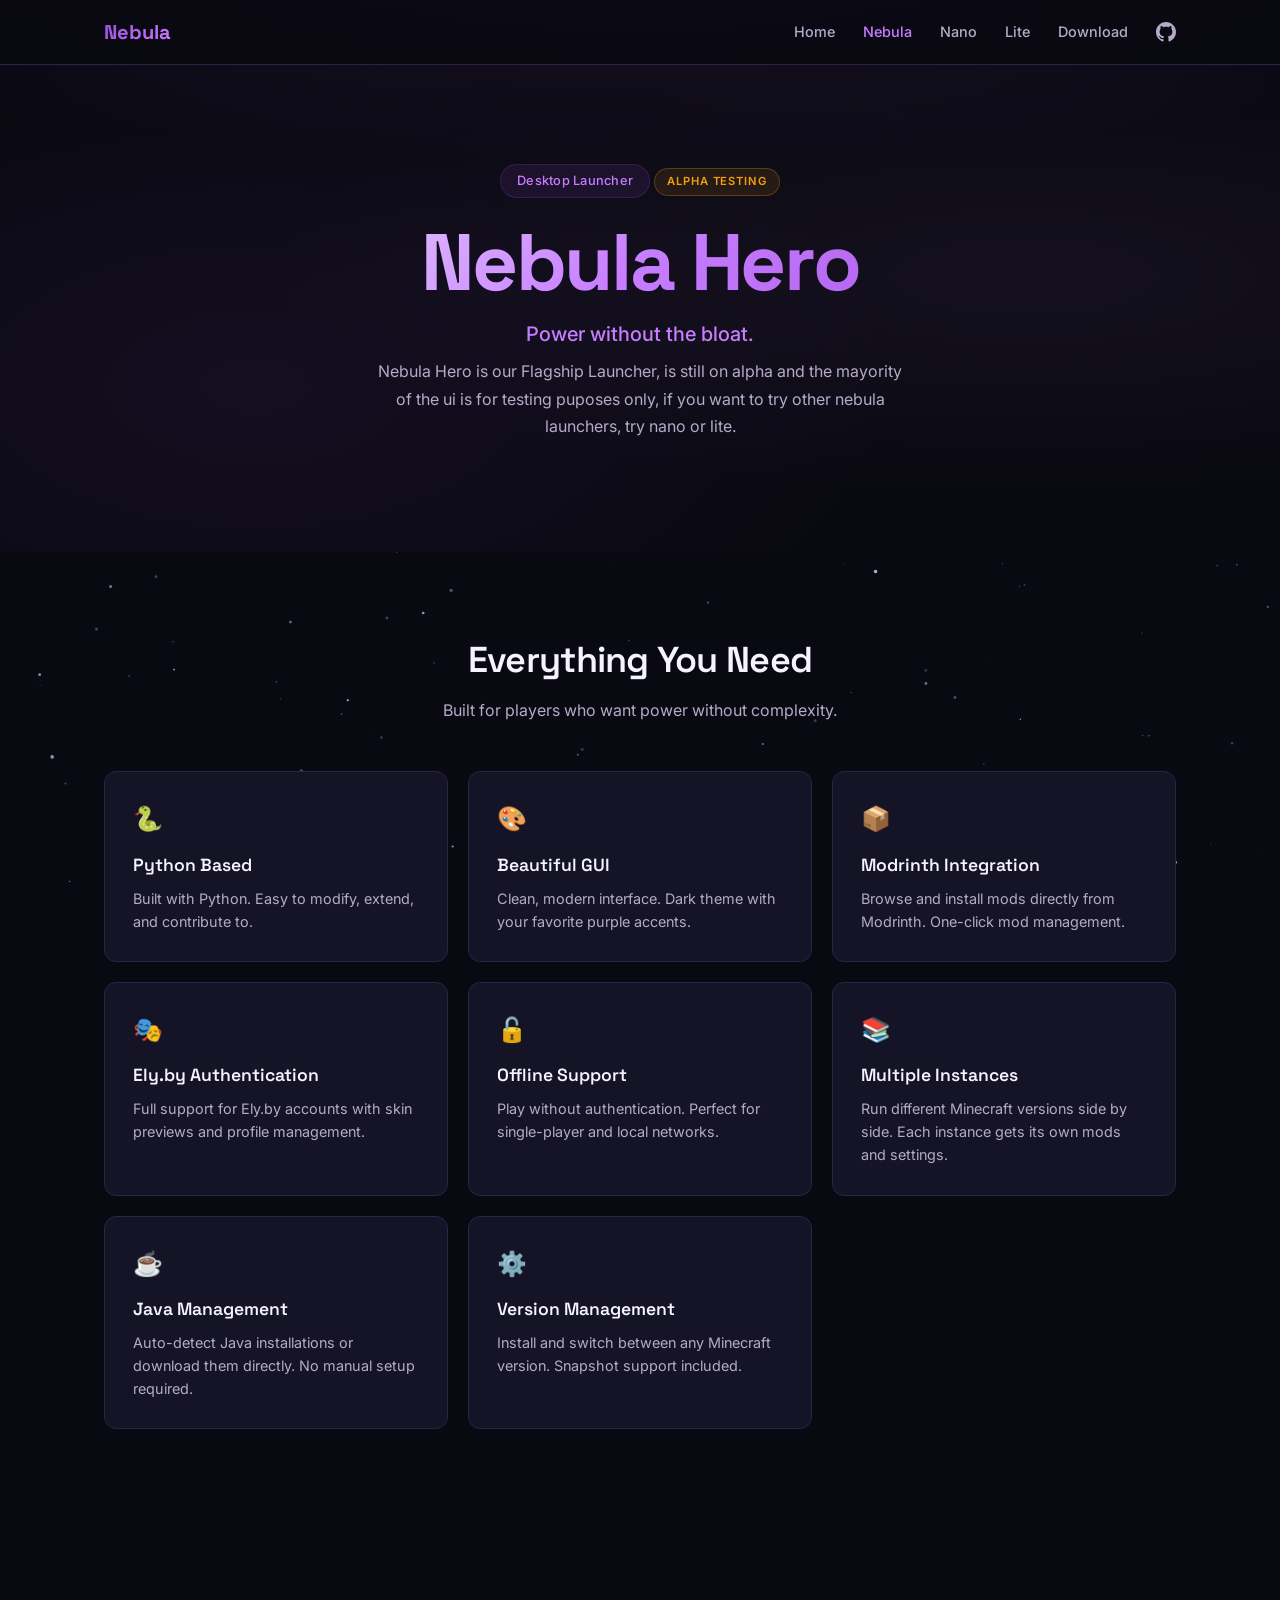
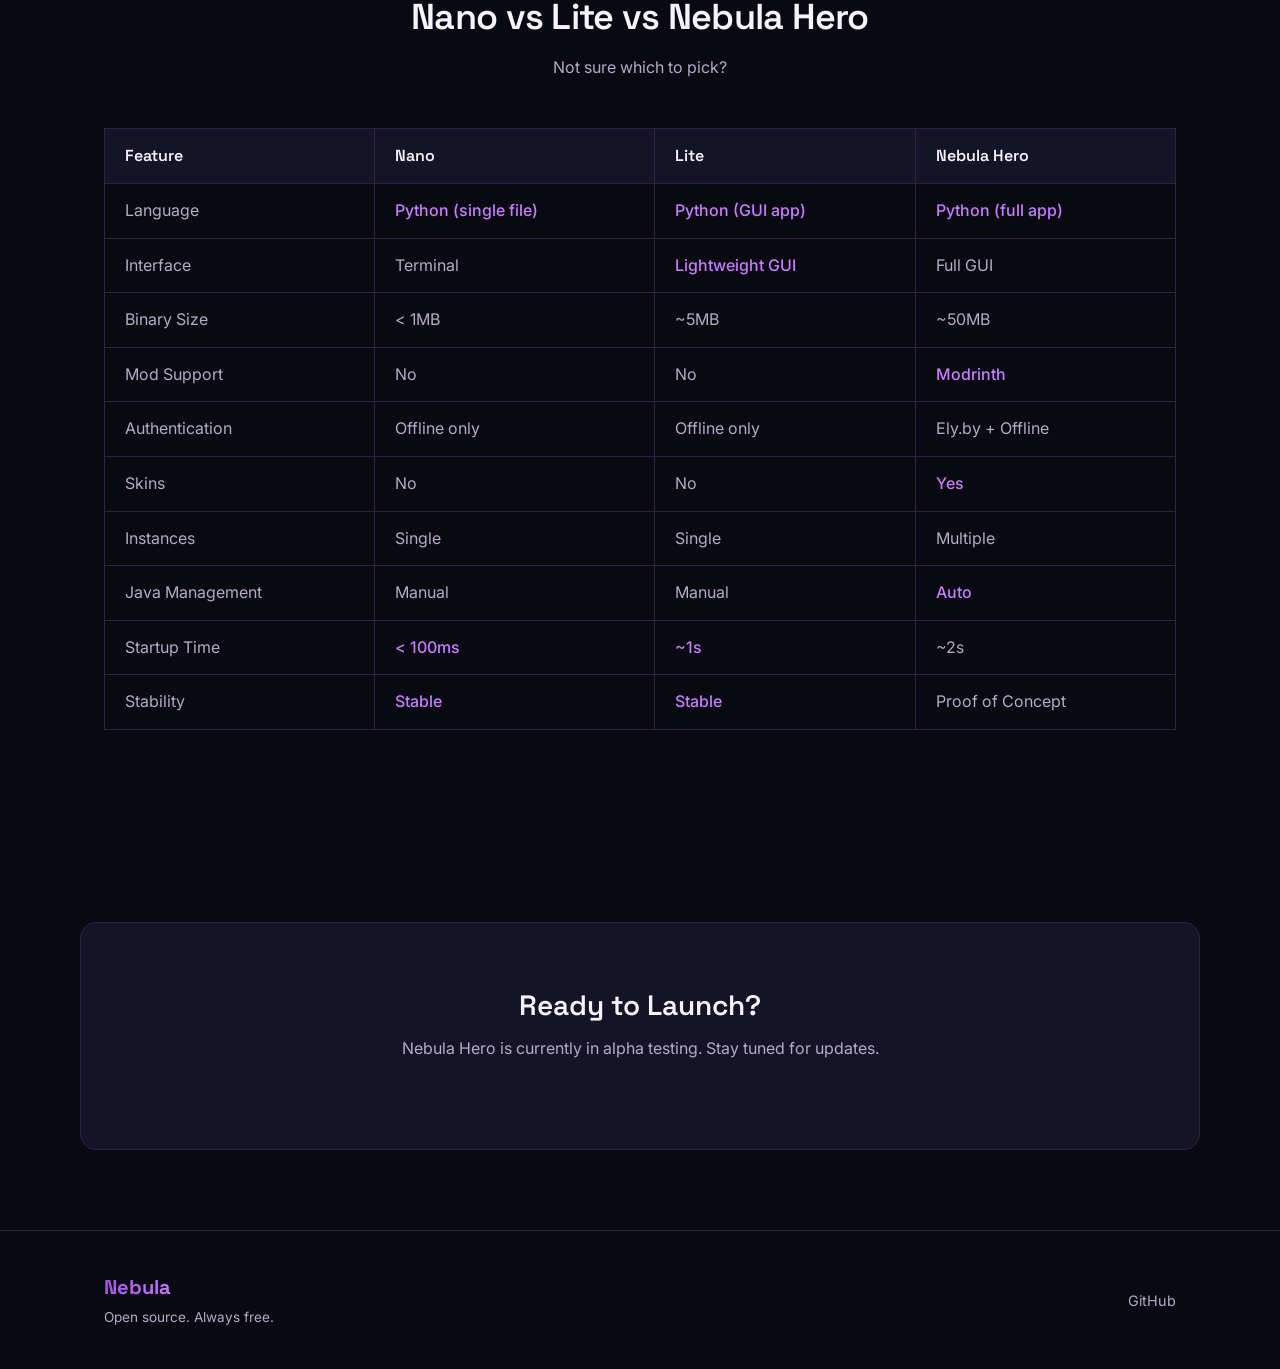
<file: pages/nebula.html>
<!DOCTYPE html>
<html lang="en">
<head>
    <meta charset="UTF-8">
    <meta name="viewport" content="width=device-width, initial-scale=1.0">
    <title>Nebula Hero - Modern Minecraft Launcher</title>
    <link rel="preconnect" href="https://fonts.googleapis.com">
    <link rel="preconnect" href="https://fonts.gstatic.com" crossorigin>
    <link href="https://fonts.googleapis.com/css2?family=Inter:wght@400;500;600&family=JetBrains+Mono:wght@400;500&family=Space+Grotesk:wght@500;600;700&display=swap" rel="stylesheet">
    <link rel="stylesheet" href="../style.css">
</head>
<body>
    <canvas id="stars"></canvas>

    <div id="nav-placeholder" data-page="nebula"></div>

    <header class="launcher-hero">
        <div class="nebula-bg"></div>
        <div class="container launcher-hero-content">
            <div class="launcher-badge">Desktop Launcher</div>
            <span class="alpha-badge">Alpha Testing</span>
            <h1 class="launcher-title">Nebula Hero</h1>
            <p class="launcher-tagline">Power without the bloat.</p>
            <p class="launcher-description">Nebula Hero is our Flagship Launcher, is still on alpha and the mayority of the ui is for testing puposes only, if you want to try other nebula launchers, try nano or lite.</p>

        </div>
    </header>

    <section class="feature-section">
        <div class="container">
            <div class="section-header">
                <h2 class="section-title">Everything You Need</h2>
                <p class="section-subtitle">Built for players who want power without complexity.</p>
            </div>

            <div class="features-grid">
                <div class="feature-card">
                    <div class="feature-card-icon">🐍</div>
                    <h3>Python Based</h3>
                    <p>Built with Python. Easy to modify, extend, and contribute to.</p>
                </div>

                <div class="feature-card">
                    <div class="feature-card-icon">🎨</div>
                    <h3>Beautiful GUI</h3>
                    <p>Clean, modern interface. Dark theme with your favorite purple accents.</p>
                </div>

                <div class="feature-card">
                    <div class="feature-card-icon">📦</div>
                    <h3>Modrinth Integration</h3>
                    <p>Browse and install mods directly from Modrinth. One-click mod management.</p>
                </div>

                <div class="feature-card">
                    <div class="feature-card-icon">🎭</div>
                    <h3>Ely.by Authentication</h3>
                    <p>Full support for Ely.by accounts with skin previews and profile management.</p>
                </div>

                <div class="feature-card">
                    <div class="feature-card-icon">🔓</div>
                    <h3>Offline Support</h3>
                    <p>Play without authentication. Perfect for single-player and local networks.</p>
                </div>

                <div class="feature-card">
                    <div class="feature-card-icon">📚</div>
                    <h3>Multiple Instances</h3>
                    <p>Run different Minecraft versions side by side. Each instance gets its own mods and settings.</p>
                </div>

                <div class="feature-card">
                    <div class="feature-card-icon">☕</div>
                    <h3>Java Management</h3>
                    <p>Auto-detect Java installations or download them directly. No manual setup required.</p>
                </div>

                <div class="feature-card">
                    <div class="feature-card-icon">⚙️</div>
                    <h3>Version Management</h3>
                    <p>Install and switch between any Minecraft version. Snapshot support included.</p>
                </div>
            </div>
        </div>
    </section>

    <section class="vs-section">
        <div class="container">
            <div class="section-header">
                <h2 class="section-title">Nano vs Lite vs Nebula Hero</h2>
                <p class="section-subtitle">Not sure which to pick?</p>
            </div>

            <div class="comparison-table">
                <table>
                    <thead>
                        <tr>
                            <th>Feature</th>
                            <th>Nano</th>
                            <th>Lite</th>
                            <th>Nebula Hero</th>
                        </tr>
                    </thead>
                    <tbody>
                        <tr>
                            <td>Language</td>
                            <td class="text-accent">Python (single file)</td>
                            <td class="text-accent">Python (GUI app)</td>
                            <td class="text-accent">Python (full app)</td>
                        </tr>
                        <tr>
                            <td>Interface</td>
                            <td>Terminal</td>
                            <td class="text-accent">Lightweight GUI</td>
                            <td>Full GUI</td>
                        </tr>
                        <tr>
                            <td>Binary Size</td>
                            <td>&lt; 1MB</td>
                            <td>~5MB</td>
                            <td>~50MB</td>
                        </tr>
                        <tr>
                            <td>Mod Support</td>
                            <td class="text-dim">No</td>
                            <td class="text-dim">No</td>
                            <td class="text-accent">Modrinth</td>
                        </tr>
                        <tr>
                            <td>Authentication</td>
                            <td>Offline only</td>
                            <td>Offline only</td>
                            <td>Ely.by + Offline</td>
                        </tr>
                        <tr>
                            <td>Skins</td>
                            <td class="text-dim">No</td>
                            <td class="text-dim">No</td>
                            <td class="text-accent">Yes</td>
                        </tr>
                        <tr>
                            <td>Instances</td>
                            <td>Single</td>
                            <td>Single</td>
                            <td>Multiple</td>
                        </tr>
                        <tr>
                            <td>Java Management</td>
                            <td class="text-dim">Manual</td>
                            <td class="text-dim">Manual</td>
                            <td class="text-accent">Auto</td>
                        </tr>
                        <tr>
                            <td>Startup Time</td>
                            <td class="text-accent">&lt; 100ms</td>
                            <td class="text-accent">~1s</td>
                            <td>~2s</td>
                        </tr>
                        <tr>
                            <td>Stability</td>
                            <td class="text-accent">Stable</td>
                            <td class="text-accent">Stable</td>
                            <td>Proof of Concept</td>
                        </tr>
                    </tbody>
                </table>
            </div>
        </div>
    </section>

    <section class="cta-section">
        <div class="container cta-content">
            <h2>Ready to Launch?</h2>
            <p>Nebula Hero is currently in alpha testing. Stay tuned for updates.</p>
        </div>
    </section>

    <footer class="footer">
        <div class="container footer-content">
            <div class="footer-brand">
                <span class="logo">Nebula</span>
                <p>Open source. Always free.</p>
            </div>
            <div class="footer-links">
                <a href="https://github.com/Nebula-Launcher" target="_blank" rel="noopener">GitHub</a>
            </div>
        </div>
    </footer>

    <script src="../nav.js"></script>
    <script src="../script.js"></script>
</body>
</html>
</file>
<file: style.css>
*,
*::before,
*::after {
    margin: 0;
    padding: 0;
    box-sizing: border-box;
}

:root {
    --bg: #090911;
    --surface: #151326;
    --primary: #9D4EDD;
    --primary-hover: #B66CFF;
    --accent: #C77DFF;
    --text: #F5F3FF;
    --text-secondary: #B5ABC8;
    --border: #2B2348;
    --font-heading: 'Space Grotesk', sans-serif;
    --font-body: 'Inter', sans-serif;
    --font-mono: 'JetBrains Mono', monospace;
}

html {
    scroll-behavior: smooth;
}

body {
    font-family: var(--font-body);
    background-color: var(--bg);
    color: var(--text);
    line-height: 1.6;
    overflow-x: hidden;
}

#stars {
    position: fixed;
    top: 0;
    left: 0;
    width: 100%;
    height: 100%;
    z-index: 0;
    pointer-events: none;
}

.container {
    max-width: 1120px;
    margin: 0 auto;
    padding: 0 24px;
}

/* Navbar */
.navbar {
    position: fixed;
    top: 0;
    left: 0;
    right: 0;
    z-index: 100;
    background: rgba(9, 9, 17, 0.8);
    backdrop-filter: blur(12px);
    border-bottom: 1px solid var(--border);
}

.nav-content {
    display: flex;
    align-items: center;
    justify-content: space-between;
    height: 64px;
}

.logo {
    font-family: var(--font-heading);
    font-weight: 700;
    font-size: 1.25rem;
    color: var(--text);
    text-decoration: none;
    background: linear-gradient(135deg, var(--primary), var(--accent));
    -webkit-background-clip: text;
    -webkit-text-fill-color: transparent;
    background-clip: text;
}

.nav-links {
    display: flex;
    align-items: center;
    gap: 28px;
}

.nav-links a {
    color: var(--text-secondary);
    text-decoration: none;
    font-size: 0.9rem;
    font-weight: 500;
    transition: color 0.2s;
}

.nav-links a:hover {
    color: var(--text);
}

.nav-github {
    display: flex;
    align-items: center;
    gap: 6px;
}

/* Hero */
.hero {
    position: relative;
    min-height: 100vh;
    display: flex;
    align-items: center;
    padding-top: 64px;
    overflow: hidden;
}

.nebula-bg {
    position: absolute;
    inset: 0;
    background:
        radial-gradient(ellipse 80% 50% at 50% -20%, rgba(157, 78, 221, 0.15), transparent),
        radial-gradient(ellipse 60% 40% at 80% 50%, rgba(199, 125, 255, 0.06), transparent),
        radial-gradient(ellipse 50% 60% at 20% 70%, rgba(157, 78, 221, 0.08), transparent);
    z-index: 0;
    animation: nebula-drift 20s ease-in-out infinite alternate;
}

@keyframes nebula-drift {
    0% { opacity: 0.7; transform: scale(1); }
    100% { opacity: 1; transform: scale(1.05); }
}

.hero-content {
    position: relative;
    z-index: 1;
    text-align: center;
    padding: 80px 0;
}

.hero-badge {
    display: inline-block;
    padding: 6px 16px;
    background: rgba(157, 78, 221, 0.1);
    border: 1px solid rgba(157, 78, 221, 0.2);
    border-radius: 100px;
    font-size: 0.8rem;
    font-weight: 500;
    color: var(--accent);
    margin-bottom: 24px;
    letter-spacing: 0.02em;
}

.hero-title {
    font-family: var(--font-heading);
    font-size: clamp(3.5rem, 10vw, 7rem);
    font-weight: 700;
    line-height: 1;
    letter-spacing: -0.03em;
    background: linear-gradient(135deg, var(--text) 0%, var(--accent) 50%, var(--primary) 100%);
    -webkit-background-clip: text;
    -webkit-text-fill-color: transparent;
    background-clip: text;
    margin-bottom: 20px;
}

.hero-subtitle {
    font-size: clamp(1.1rem, 3vw, 1.5rem);
    color: var(--text-secondary);
    font-weight: 500;
    margin-bottom: 12px;
}

.hero-description {
    font-size: 1rem;
    color: var(--text-secondary);
    max-width: 540px;
    margin: 0 auto 40px;
    line-height: 1.7;
}

.hero-buttons {
    display: flex;
    align-items: center;
    justify-content: center;
    gap: 12px;
    flex-wrap: wrap;
}

.btn {
    display: inline-flex;
    align-items: center;
    gap: 8px;
    padding: 12px 24px;
    border-radius: 10px;
    font-size: 0.9rem;
    font-weight: 500;
    text-decoration: none;
    transition: all 0.2s ease;
    cursor: pointer;
    border: none;
    font-family: var(--font-body);
}

.btn-primary {
    background: var(--primary);
    color: #fff;
}

.btn-primary:hover {
    background: var(--primary-hover);
    transform: translateY(-1px);
    box-shadow: 0 4px 24px rgba(157, 78, 221, 0.3);
}

.btn-secondary {
    background: var(--surface);
    color: var(--text);
    border: 1px solid var(--border);
}

.btn-secondary:hover {
    border-color: var(--primary);
    background: rgba(157, 78, 221, 0.05);
    transform: translateY(-1px);
}

.btn-ghost {
    background: transparent;
    color: var(--text-secondary);
    border: 1px solid transparent;
}

.btn-ghost:hover {
    color: var(--text);
    border-color: var(--border);
}

.btn-sm {
    padding: 8px 16px;
    font-size: 0.8rem;
}

.nav-active {
    color: var(--accent) !important;
}

/* Launcher Pages */
.launcher-hero {
    position: relative;
    padding-top: 64px;
    overflow: hidden;
    background: var(--bg);
}

.launcher-hero-content {
    position: relative;
    z-index: 1;
    text-align: center;
    padding: 100px 24px 80px;
}

.launcher-badge {
    display: inline-block;
    padding: 6px 16px;
    background: rgba(157, 78, 221, 0.1);
    border: 1px solid rgba(157, 78, 221, 0.2);
    border-radius: 100px;
    font-size: 0.8rem;
    font-weight: 500;
    color: var(--accent);
    margin-bottom: 24px;
    letter-spacing: 0.02em;
}

.launcher-title {
    font-family: var(--font-heading);
    font-size: clamp(2.5rem, 8vw, 5rem);
    font-weight: 700;
    line-height: 1;
    letter-spacing: -0.03em;
    background: linear-gradient(135deg, var(--text) 0%, var(--accent) 50%, var(--primary) 100%);
    -webkit-background-clip: text;
    -webkit-text-fill-color: transparent;
    background-clip: text;
    margin-bottom: 16px;
}

.launcher-tagline {
    font-size: clamp(1rem, 2.5vw, 1.25rem);
    color: var(--accent);
    font-weight: 500;
    margin-bottom: 8px;
}

.launcher-subtitle {
    font-size: clamp(1rem, 2.5vw, 1.25rem);
    color: var(--text-secondary);
    font-weight: 500;
}

.launcher-description {
    font-size: 1rem;
    color: var(--text-secondary);
    max-width: 540px;
    margin: 0 auto 32px;
    line-height: 1.7;
}

/* Feature Section */
.feature-section {
    position: relative;
    z-index: 1;
    padding: 80px 0;
}

.features-grid {
    display: grid;
    grid-template-columns: repeat(auto-fit, minmax(280px, 1fr));
    gap: 20px;
}

.feature-card {
    background: var(--surface);
    border: 1px solid var(--border);
    border-radius: 12px;
    padding: 28px;
    transition: border-color 0.3s, transform 0.3s;
}

.feature-card:hover {
    border-color: var(--primary);
    transform: translateY(-2px);
}

.feature-card-icon {
    font-size: 1.5rem;
    margin-bottom: 12px;
}

.feature-card h3 {
    font-family: var(--font-heading);
    font-size: 1.1rem;
    font-weight: 600;
    margin-bottom: 8px;
}

.feature-card p {
    color: var(--text-secondary);
    font-size: 0.9rem;
    line-height: 1.6;
}

/* CTA Section */
.cta-section {
    position: relative;
    z-index: 1;
    padding: 80px 0;
}

.cta-content {
    text-align: center;
    background: var(--surface);
    border: 1px solid var(--border);
    border-radius: 16px;
    padding: 60px 32px;
}

.cta-content h2 {
    font-family: var(--font-heading);
    font-size: 1.75rem;
    font-weight: 600;
    margin-bottom: 8px;
}

.cta-content p {
    color: var(--text-secondary);
    margin-bottom: 28px;
}

/* Nano Demo */
.nano-demo {
    max-width: 600px;
    margin: 0 auto 48px;
}

.terminal-block.large {
    font-size: 0.9rem;
}

.terminal-block.large code {
    font-size: 0.85rem;
    line-height: 1.6;
}

/* Code Blocks */
.code-section {
    position: relative;
    z-index: 1;
    padding: 80px 0;
}

.code-blocks {
    display: grid;
    grid-template-columns: repeat(auto-fit, minmax(300px, 1fr));
    gap: 20px;
}

.code-block {
    background: var(--surface);
    border: 1px solid var(--border);
    border-radius: 12px;
    padding: 24px;
}

.code-block h3 {
    font-family: var(--font-heading);
    font-size: 1rem;
    font-weight: 600;
    margin-bottom: 12px;
}

.code-block .terminal-block {
    margin-bottom: 0;
}

/* VS Section */
.vs-section {
    position: relative;
    z-index: 1;
    padding: 80px 0;
}

.comparison-table {
    overflow-x: auto;
    margin-bottom: 32px;
}

.comparison-table table {
    width: 100%;
    border-collapse: collapse;
    min-width: 400px;
}

.comparison-table th,
.comparison-table td {
    padding: 14px 20px;
    border: 1px solid var(--border);
    text-align: left;
}

.comparison-table th {
    background: var(--surface);
    font-family: var(--font-heading);
    font-weight: 600;
    color: var(--text);
}

.comparison-table td {
    color: var(--text-secondary);
}

.comparison-table tr:hover td {
    background: rgba(157, 78, 221, 0.03);
}

.text-dim {
    color: var(--text-secondary) !important;
}

.text-accent {
    color: var(--accent) !important;
    font-weight: 500;
}

.comparison-cta {
    text-align: center;
}

.comparison-cta p {
    color: var(--text-secondary);
    margin-bottom: 12px;
}

/* Download Page */
.download-hero {
    position: relative;
    padding-top: 64px;
    overflow: hidden;
    background: var(--bg);
}

.download-hero-content {
    position: relative;
    z-index: 1;
    text-align: center;
    padding: 80px 24px 60px;
}

.download-section {
    position: relative;
    z-index: 1;
    padding: 40px 0 80px;
}

.download-grid {
    display: grid;
    grid-template-columns: repeat(auto-fit, minmax(320px, 1fr));
    gap: 24px;
    margin-bottom: 48px;
}

.download-card {
    background: var(--surface);
    border: 1px solid var(--border);
    border-radius: 16px;
    overflow: hidden;
    transition: border-color 0.3s;
}

.download-card:hover {
    border-color: var(--primary);
}

.download-card-header {
    padding: 28px 28px 20px;
    border-bottom: 1px solid var(--border);
}

.download-card-header h2 {
    font-family: var(--font-heading);
    font-size: 1.5rem;
    font-weight: 600;
    margin-bottom: 4px;
}

.download-card-header p {
    color: var(--text-secondary);
    font-size: 0.9rem;
}

.download-card-body {
    padding: 20px 28px 28px;
}

.platform-list {
    display: flex;
    flex-direction: column;
    gap: 8px;
}

.platform-item {
    display: flex;
    align-items: center;
    gap: 14px;
    padding: 14px 16px;
    background: var(--bg);
    border: 1px solid var(--border);
    border-radius: 10px;
    text-decoration: none;
    color: var(--text);
    transition: all 0.2s;
}

.platform-item:hover {
    border-color: var(--primary);
    background: rgba(157, 78, 221, 0.05);
}

.platform-item svg:first-child {
    color: var(--text-secondary);
    flex-shrink: 0;
}

.platform-name {
    display: block;
    font-weight: 500;
    font-size: 0.9rem;
}

.platform-format {
    display: block;
    font-size: 0.75rem;
    color: var(--text-secondary);
}

.platform-arrow {
    margin-left: auto;
    color: var(--text-secondary);
    transition: transform 0.2s;
}

.platform-item:hover .platform-arrow {
    transform: translateX(4px);
    color: var(--accent);
}

.install-alternative {
    text-align: center;
}

.install-alternative h3 {
    font-family: var(--font-heading);
    font-size: 1rem;
    font-weight: 600;
    margin-bottom: 16px;
    color: var(--text-secondary);
}

.install-alternative .terminal-block {
    max-width: 500px;
    margin: 0 auto;
}

.download-note {
    margin-top: 12px;
    font-size: 0.8rem;
    color: var(--text-secondary);
    text-align: center;
}

/* Checksum Section */
.checksum-section {
    position: relative;
    z-index: 1;
    padding: 80px 0;
}

.checksum-grid {
    display: grid;
    grid-template-columns: repeat(auto-fit, minmax(300px, 1fr));
    gap: 20px;
}

.checksum-card {
    background: var(--surface);
    border: 1px solid var(--border);
    border-radius: 12px;
    padding: 24px;
}

.checksum-card h3 {
    font-family: var(--font-heading);
    font-size: 1rem;
    font-weight: 600;
    margin-bottom: 12px;
}

.checksum-card .terminal-block {
    margin-bottom: 16px;
}

.terminal-block.small {
    padding: 14px;
}

.terminal-block.small code {
    font-size: 0.75rem;
}

/* Old Versions */
.old-versions-section {
    position: relative;
    z-index: 1;
    padding: 0 0 80px;
}

.old-versions-cta {
    text-align: center;
}

/* Section Header */
.section-header {
    text-align: center;
    margin-bottom: 48px;
}

.section-title {
    font-family: var(--font-heading);
    font-size: 2.25rem;
    font-weight: 600;
    letter-spacing: -0.02em;
    margin-bottom: 8px;
}

.section-subtitle {
    color: var(--text-secondary);
    font-size: 1rem;
}

/* Family */
.family {
    position: relative;
    z-index: 1;
    padding: 100px 0;
}

.cards {
    display: grid;
    grid-template-columns: 1fr 1fr;
    gap: 24px;
}

.card {
    background: var(--surface);
    border: 1px solid var(--border);
    border-radius: 16px;
    padding: 36px;
    transition: border-color 0.3s, transform 0.3s;
}

.card:hover {
    border-color: var(--primary);
    transform: translateY(-4px);
}

.card-badge {
    display: inline-block;
    padding: 4px 12px;
    background: rgba(157, 78, 221, 0.1);
    border: 1px solid rgba(157, 78, 221, 0.15);
    border-radius: 100px;
    font-size: 0.75rem;
    font-weight: 500;
    color: var(--accent);
    margin-bottom: 16px;
    text-transform: uppercase;
    letter-spacing: 0.06em;
}

.alpha-badge {
    display: inline-block;
    padding: 4px 12px;
    background: rgba(245, 158, 11, 0.1);
    border: 1px solid rgba(245, 158, 11, 0.25);
    border-radius: 100px;
    font-size: 0.7rem;
    font-weight: 600;
    color: #f59e0b;
    text-transform: uppercase;
    letter-spacing: 0.08em;
}

.card-title {
    font-family: var(--font-heading);
    font-size: 1.5rem;
    font-weight: 600;
    margin-bottom: 4px;
}

.card-tagline {
    color: var(--accent);
    font-size: 0.9rem;
    font-weight: 500;
    margin-bottom: 8px;
}

.card-description {
    color: var(--text-secondary);
    font-size: 0.9rem;
    margin-bottom: 24px;
}

/* Terminal Block */
.terminal-block {
    background: #0d0b1a;
    border: 1px solid var(--border);
    border-radius: 10px;
    padding: 20px;
    margin-bottom: 24px;
    overflow-x: auto;
}

.terminal-block code {
    font-family: var(--font-mono);
    font-size: 0.8rem;
    line-height: 1.8;
    color: var(--text-secondary);
}

.terminal-comment {
    color: #5a5275;
}

.terminal-prompt {
    color: var(--accent);
}

/* Features */
.features-list {
    list-style: none;
    display: flex;
    flex-direction: column;
    gap: 12px;
    margin-bottom: 20px;
}

.features-list li {
    display: flex;
    align-items: center;
    gap: 10px;
    font-size: 0.9rem;
    color: var(--text-secondary);
}

.feature-icon {
    font-size: 1rem;
    width: 24px;
    text-align: center;
}

.card-note {
    font-size: 0.85rem;
    color: var(--primary);
    font-style: italic;
    margin-top: 4px;
}

/* Docs Section */
.docs-section {
    position: relative;
    z-index: 1;
    padding: 80px 0;
}

.docs-content {
    text-align: center;
    background: var(--surface);
    border: 1px solid var(--border);
    border-radius: 16px;
    padding: 60px 32px;
}

.docs-content h2 {
    font-family: var(--font-heading);
    font-size: 1.75rem;
    font-weight: 600;
    margin-bottom: 8px;
}

.docs-content p {
    color: var(--text-secondary);
    margin-bottom: 28px;
}

/* Footer */
.footer {
    position: relative;
    z-index: 1;
    border-top: 1px solid var(--border);
    padding: 40px 0;
}

.footer-content {
    display: flex;
    align-items: center;
    justify-content: space-between;
}

.footer-brand p {
    color: var(--text-secondary);
    font-size: 0.85rem;
    margin-top: 4px;
}

.footer-links {
    display: flex;
    gap: 24px;
}

.footer-links a {
    color: var(--text-secondary);
    text-decoration: none;
    font-size: 0.9rem;
    transition: color 0.2s;
}

.footer-links a:hover {
    color: var(--text);
}

/* Responsive */
@media (max-width: 768px) {
    .cards {
        grid-template-columns: 1fr;
    }

    .hero-buttons {
        flex-direction: column;
    }

    .hero-buttons .btn {
        width: 100%;
        justify-content: center;
    }

    .nav-links {
        gap: 16px;
    }

    .footer-content {
        flex-direction: column;
        gap: 20px;
        text-align: center;
    }

    .download-grid {
        grid-template-columns: 1fr;
    }

    .features-grid {
        grid-template-columns: 1fr;
    }

    .code-blocks {
        grid-template-columns: 1fr;
    }

    .checksum-grid {
        grid-template-columns: 1fr;
    }
}

@media (max-width: 480px) {
    .card {
        padding: 24px;
    }

    .hero-content {
        padding: 40px 0;
    }

    .section-title {
        font-size: 1.75rem;
    }

    .launcher-hero-content {
        padding: 60px 16px 40px;
    }

    .nav-links {
        gap: 10px;
        font-size: 0.8rem;
    }

    .nav-links a:not(.nav-github) {
        display: none;
    }

    .nav-github span {
        display: none;
    }
}
</file>
